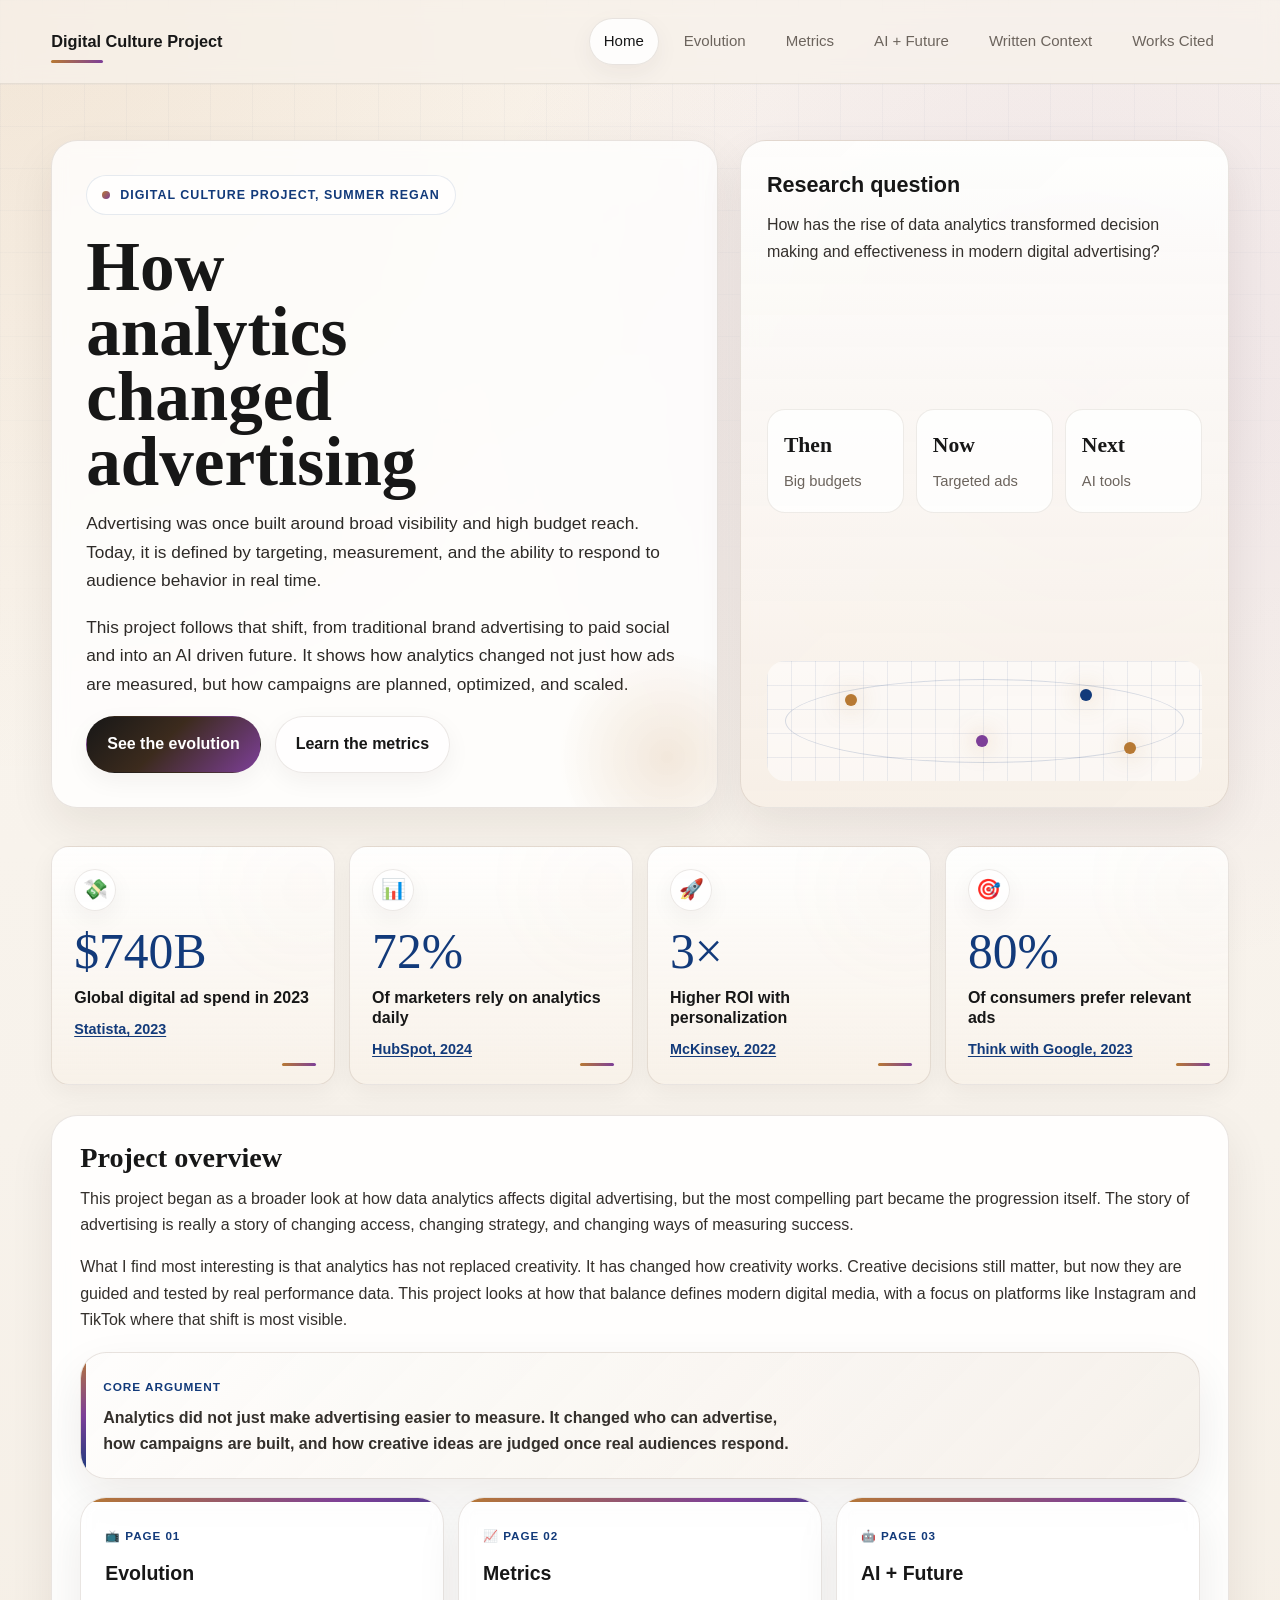
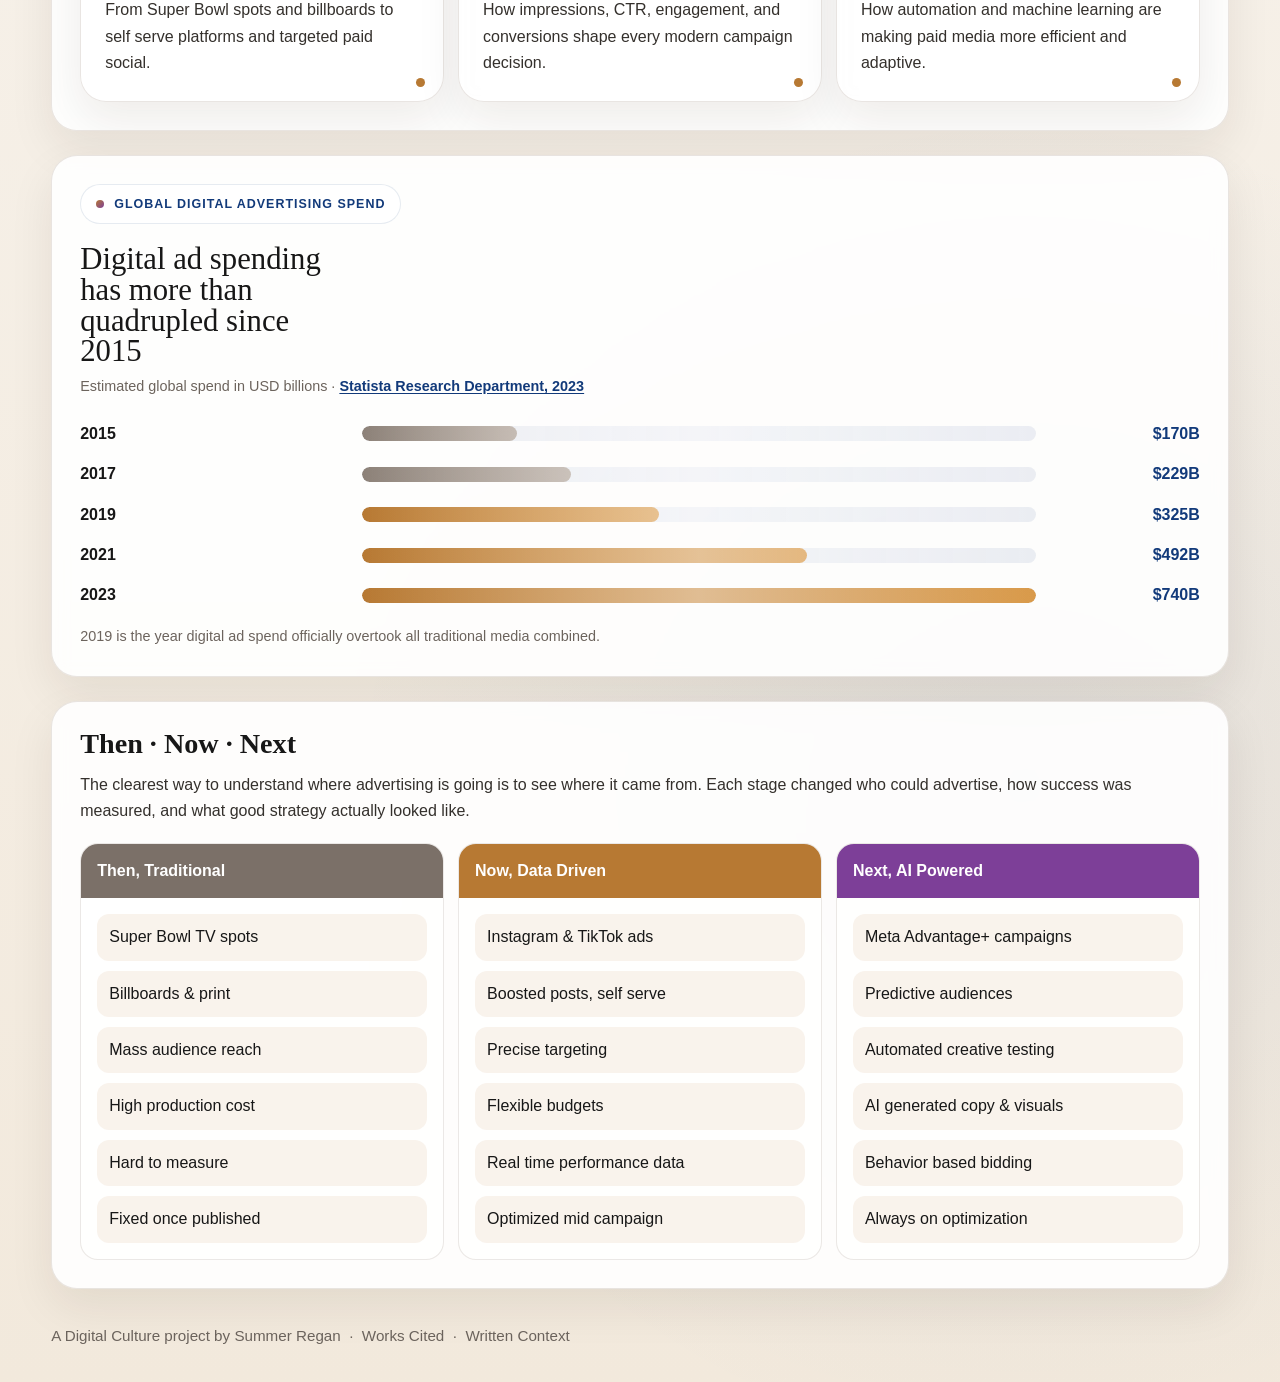
<file: index.html>
<!DOCTYPE html>
<html lang="en">
<head>
  <meta charset="UTF-8" />
  <meta name="viewport" content="width=device-width, initial-scale=1.0" />
  <meta name="description" content="A Digital Culture project explaining how analytics transformed advertising from broad mass media into targeted, measurable, AI supported paid media." />
  <title>How Analytics Changed Advertising</title>
  <link rel="stylesheet" href="styles.css" />
</head>
<body>
  <a class="skip-link" href="#main">Skip to content</a>
  <nav class="nav" aria-label="Main navigation">
    <div class="container nav-inner">
      <a href="index.html" class="brand">Digital Culture Project</a>
      <div class="nav-links">
        <a href="index.html">Home</a>
        <a href="evolution.html">Evolution</a>
        <a href="metrics.html">Metrics</a>
        <a href="ai-feature.html">AI + Future</a>
        <a href="context.html">Written Context</a>
        <a href="works-cited.html">Works Cited</a>
      </div>
    </div>
  </nav>

  <main id="main">
    <section class="hero">
      <div class="container hero-grid">
        <div class="hero-copy reveal visible">
          <div class="eyebrow">Digital Culture Project, Summer Regan</div>
          <h1>How analytics changed advertising</h1>
          <p>Advertising was once built around broad visibility and high budget reach. Today, it is defined by targeting, measurement, and the ability to respond to audience behavior in real time.</p>
          <p>This project follows that shift, from traditional brand advertising to paid social and into an AI driven future. It shows how analytics changed not just how ads are measured, but how campaigns are planned, optimized, and scaled.</p>
          <div class="hero-actions">
            <a class="btn primary" href="evolution.html">See the evolution</a>
            <a class="btn" href="metrics.html">Learn the metrics</a>
          </div>
        </div>
        <aside class="hero-card reveal">
          <div>
            <h3>Research question</h3>
            <p>How has the rise of data analytics transformed decision making and effectiveness in modern digital advertising?</p>
          </div>
          <div class="mini-stat">
            <div><strong>Then</strong><span>Big budgets</span></div>
            <div><strong>Now</strong><span>Targeted ads</span></div>
            <div><strong>Next</strong><span>AI tools</span></div>
          </div>
          <div class="signal-visual" aria-hidden="true">
            <span></span>
            <span></span>
            <span></span>
            <span></span>
          </div>
        </aside>
      </div>
    </section>

    <div class="stat-band">
      <div class="container">
        <div class="stat-band-grid">
          <div class="stat-item reveal">
            <div class="stat-emoji" aria-hidden="true">💸</div>
            <div class="stat-num">$740B</div>
            <div class="stat-label">Global digital ad spend in 2023</div>
            <div class="stat-source"><a href="https://www.statista.com/statistics/237974/online-advertising-spending-worldwide/" target="_blank" rel="noopener">Statista, 2023</a></div>
          </div>
          <div class="stat-item reveal">
            <div class="stat-emoji" aria-hidden="true">📊</div>
            <div class="stat-num">72%</div>
            <div class="stat-label">Of marketers rely on analytics daily</div>
            <div class="stat-source"><a href="https://www.hubspot.com/state-of-marketing" target="_blank" rel="noopener">HubSpot, 2024</a></div>
          </div>
          <div class="stat-item reveal">
            <div class="stat-emoji" aria-hidden="true">🚀</div>
            <div class="stat-num">3×</div>
            <div class="stat-label">Higher ROI with personalization</div>
            <div class="stat-source"><a href="https://www.mckinsey.com/capabilities/growth-marketing-and-sales/our-insights/the-value-of-getting-personalization-right-or-wrong-is-multiplying" target="_blank" rel="noopener">McKinsey, 2022</a></div>
          </div>
          <div class="stat-item reveal">
            <div class="stat-emoji" aria-hidden="true">🎯</div>
            <div class="stat-num">80%</div>
            <div class="stat-label">Of consumers prefer relevant ads</div>
            <div class="stat-source"><a href="https://www.thinkwithgoogle.com/consumer-insights/consumer-trends/navigating-purchase-behavior-and-decision-making/" target="_blank" rel="noopener">Think with Google, 2023</a></div>
          </div>
        </div>
      </div>
    </div>

    <section>
      <div class="container">
        <div class="section-card reveal">
          <h2>Project overview</h2>
          <p>This project began as a broader look at how data analytics affects digital advertising, but the most compelling part became the progression itself. The story of advertising is really a story of changing access, changing strategy, and changing ways of measuring success.</p>
          <p>What I find most interesting is that analytics has not replaced creativity. It has changed how creativity works. Creative decisions still matter, but now they are guided and tested by real performance data. This project looks at how that balance defines modern digital media, with a focus on platforms like Instagram and TikTok where that shift is most visible.</p>
          <div class="takeaway-card">
            <span>Core argument</span>
            <p>Analytics did not just make advertising easier to measure. It changed who can advertise, how campaigns are built, and how creative ideas are judged once real audiences respond.</p>
          </div>
          <div class="grid-3 top-gap">
            <a class="info-card" href="evolution.html">
              <span>📺 Page 01</span>
              <h3>Evolution</h3>
              <p>From Super Bowl spots and billboards to self serve platforms and targeted paid social.</p>
            </a>
            <a class="info-card" href="metrics.html">
              <span>📈 Page 02</span>
              <h3>Metrics</h3>
              <p>How impressions, CTR, engagement, and conversions shape every modern campaign decision.</p>
            </a>
            <a class="info-card" href="ai-feature.html">
              <span>🤖 Page 03</span>
              <h3>AI + Future</h3>
              <p>How automation and machine learning are making paid media more efficient and adaptive.</p>
            </a>
          </div>
        </div>
      </div>
    </section>

    <section>
      <div class="container">
        <div class="chart-wrap reveal">
          <div class="eyebrow">Global digital advertising spend</div>
          <p class="chart-title">Digital ad spending has more than quadrupled since 2015</p>
          <p class="chart-sub">Estimated global spend in USD billions · <a href="https://www.statista.com/statistics/237974/online-advertising-spending-worldwide/" target="_blank" rel="noopener">Statista Research Department, 2023</a></p>
          <div class="bar-chart">
            <div class="bar-row">
              <span class="bar-label">2015</span>
              <div class="bar-track"><div class="bar-fill muted" data-val="23"></div></div>
              <span class="bar-val">$170B</span>
            </div>
            <div class="bar-row">
              <span class="bar-label">2017</span>
              <div class="bar-track"><div class="bar-fill muted" data-val="31"></div></div>
              <span class="bar-val">$229B</span>
            </div>
            <div class="bar-row">
              <span class="bar-label">2019</span>
              <div class="bar-track"><div class="bar-fill" data-val="44"></div></div>
              <span class="bar-val">$325B</span>
            </div>
            <div class="bar-row">
              <span class="bar-label">2021</span>
              <div class="bar-track"><div class="bar-fill" data-val="66"></div></div>
              <span class="bar-val">$492B</span>
            </div>
            <div class="bar-row">
              <span class="bar-label">2023</span>
              <div class="bar-track"><div class="bar-fill" data-val="100"></div></div>
              <span class="bar-val">$740B</span>
            </div>
          </div>
          <p class="chart-note">2019 is the year digital ad spend officially overtook all traditional media combined.</p>
        </div>
      </div>
    </section>

    <section>
      <div class="container">
        <div class="section-card reveal">
          <h2>Then · Now · Next</h2>
          <p>The clearest way to understand where advertising is going is to see where it came from. Each stage changed who could advertise, how success was measured, and what good strategy actually looked like.</p>
          <div class="compare-wrap">
            <div class="compare-col">
              <div class="compare-head then">Then, Traditional</div>
              <ul class="compare-body">
                <li>Super Bowl TV spots</li>
                <li>Billboards &amp; print</li>
                <li>Mass audience reach</li>
                <li>High production cost</li>
                <li>Hard to measure</li>
                <li>Fixed once published</li>
              </ul>
            </div>
            <div class="compare-col">
              <div class="compare-head now">Now, Data Driven</div>
              <ul class="compare-body">
                <li>Instagram &amp; TikTok ads</li>
                <li>Boosted posts, self serve</li>
                <li>Precise targeting</li>
                <li>Flexible budgets</li>
                <li>Real time performance data</li>
                <li>Optimized mid campaign</li>
              </ul>
            </div>
            <div class="compare-col">
              <div class="compare-head next">Next, AI Powered</div>
              <ul class="compare-body">
                <li>Meta Advantage+ campaigns</li>
                <li>Predictive audiences</li>
                <li>Automated creative testing</li>
                <li>AI generated copy &amp; visuals</li>
                <li>Behavior based bidding</li>
                <li>Always on optimization</li>
              </ul>
            </div>
          </div>
        </div>
      </div>
    </section>
  </main>

  <footer>
    <div class="container">
      A Digital Culture project by Summer Regan &nbsp;·&nbsp; <a href="works-cited.html">Works Cited</a> &nbsp;·&nbsp; <a href="context.html">Written Context</a>
    </div>
  </footer>

  <script src="script.js" defer></script>
</body>
</html>
</file>
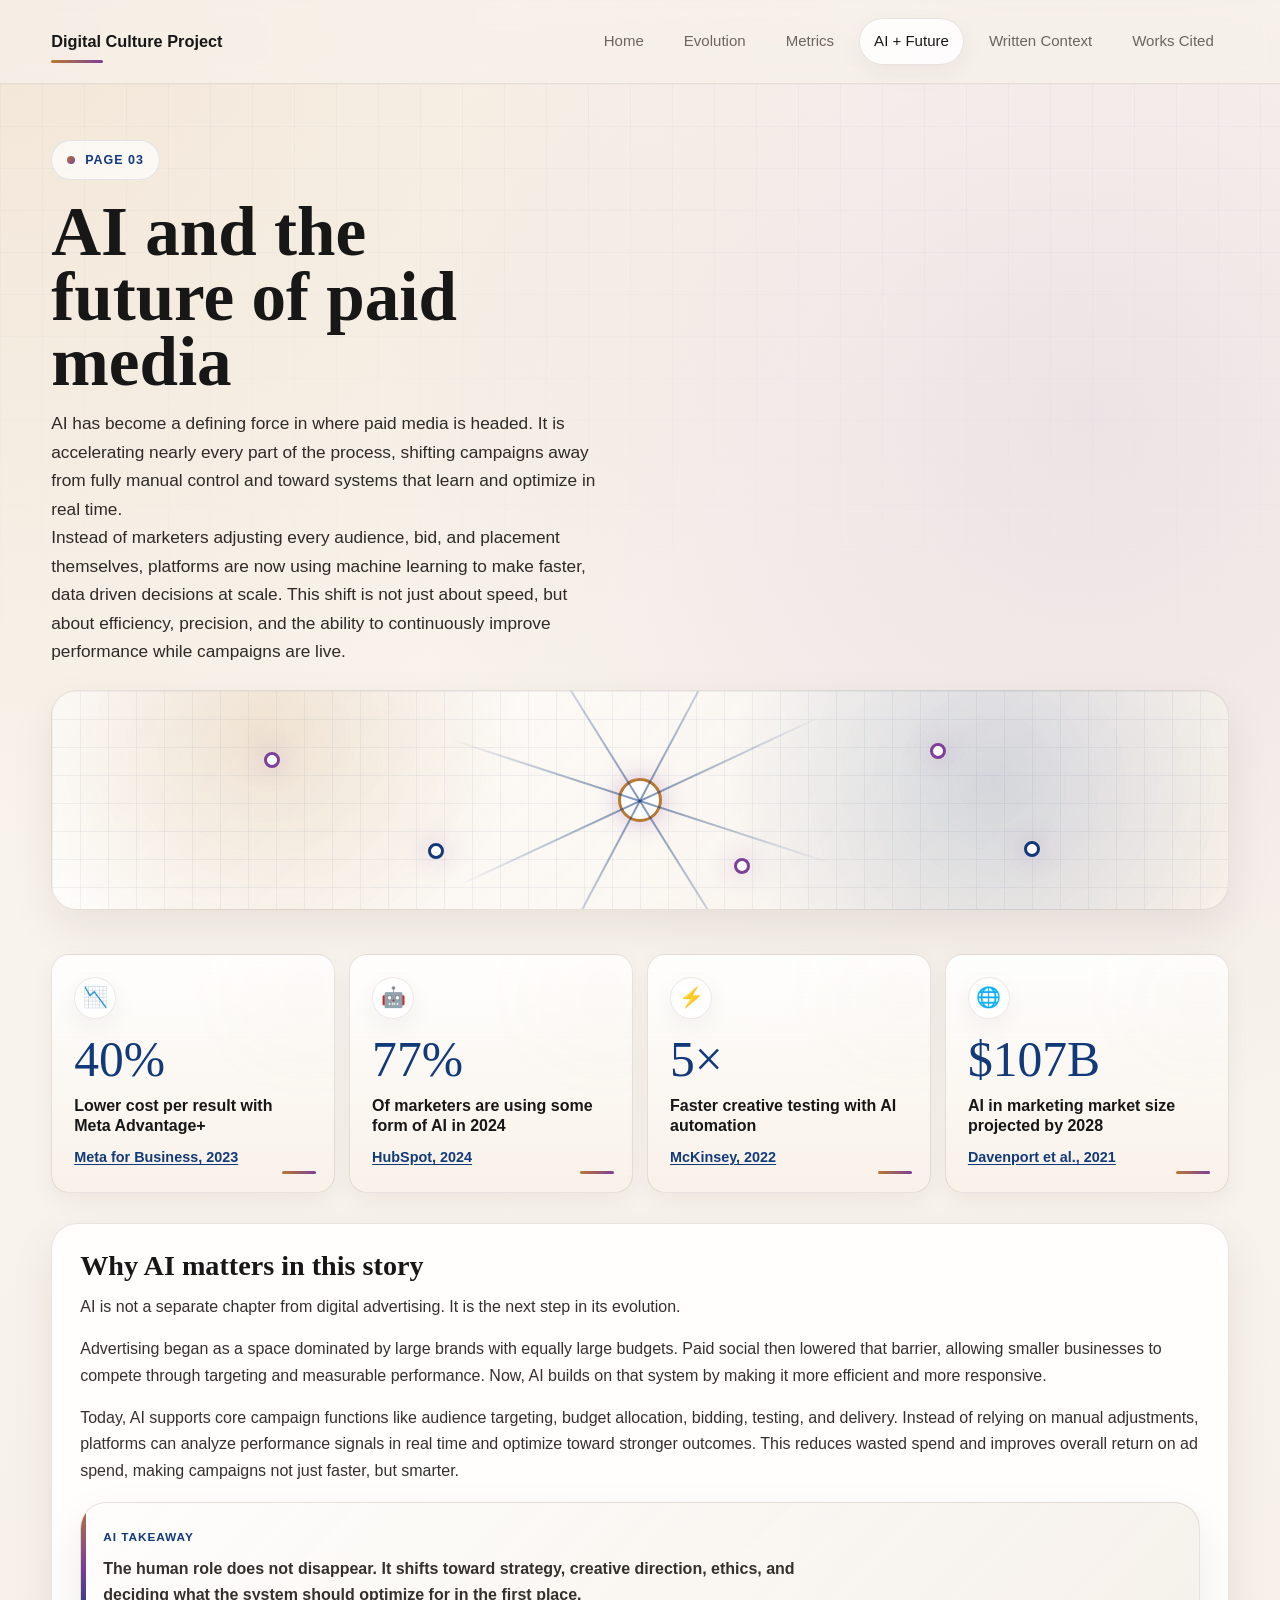
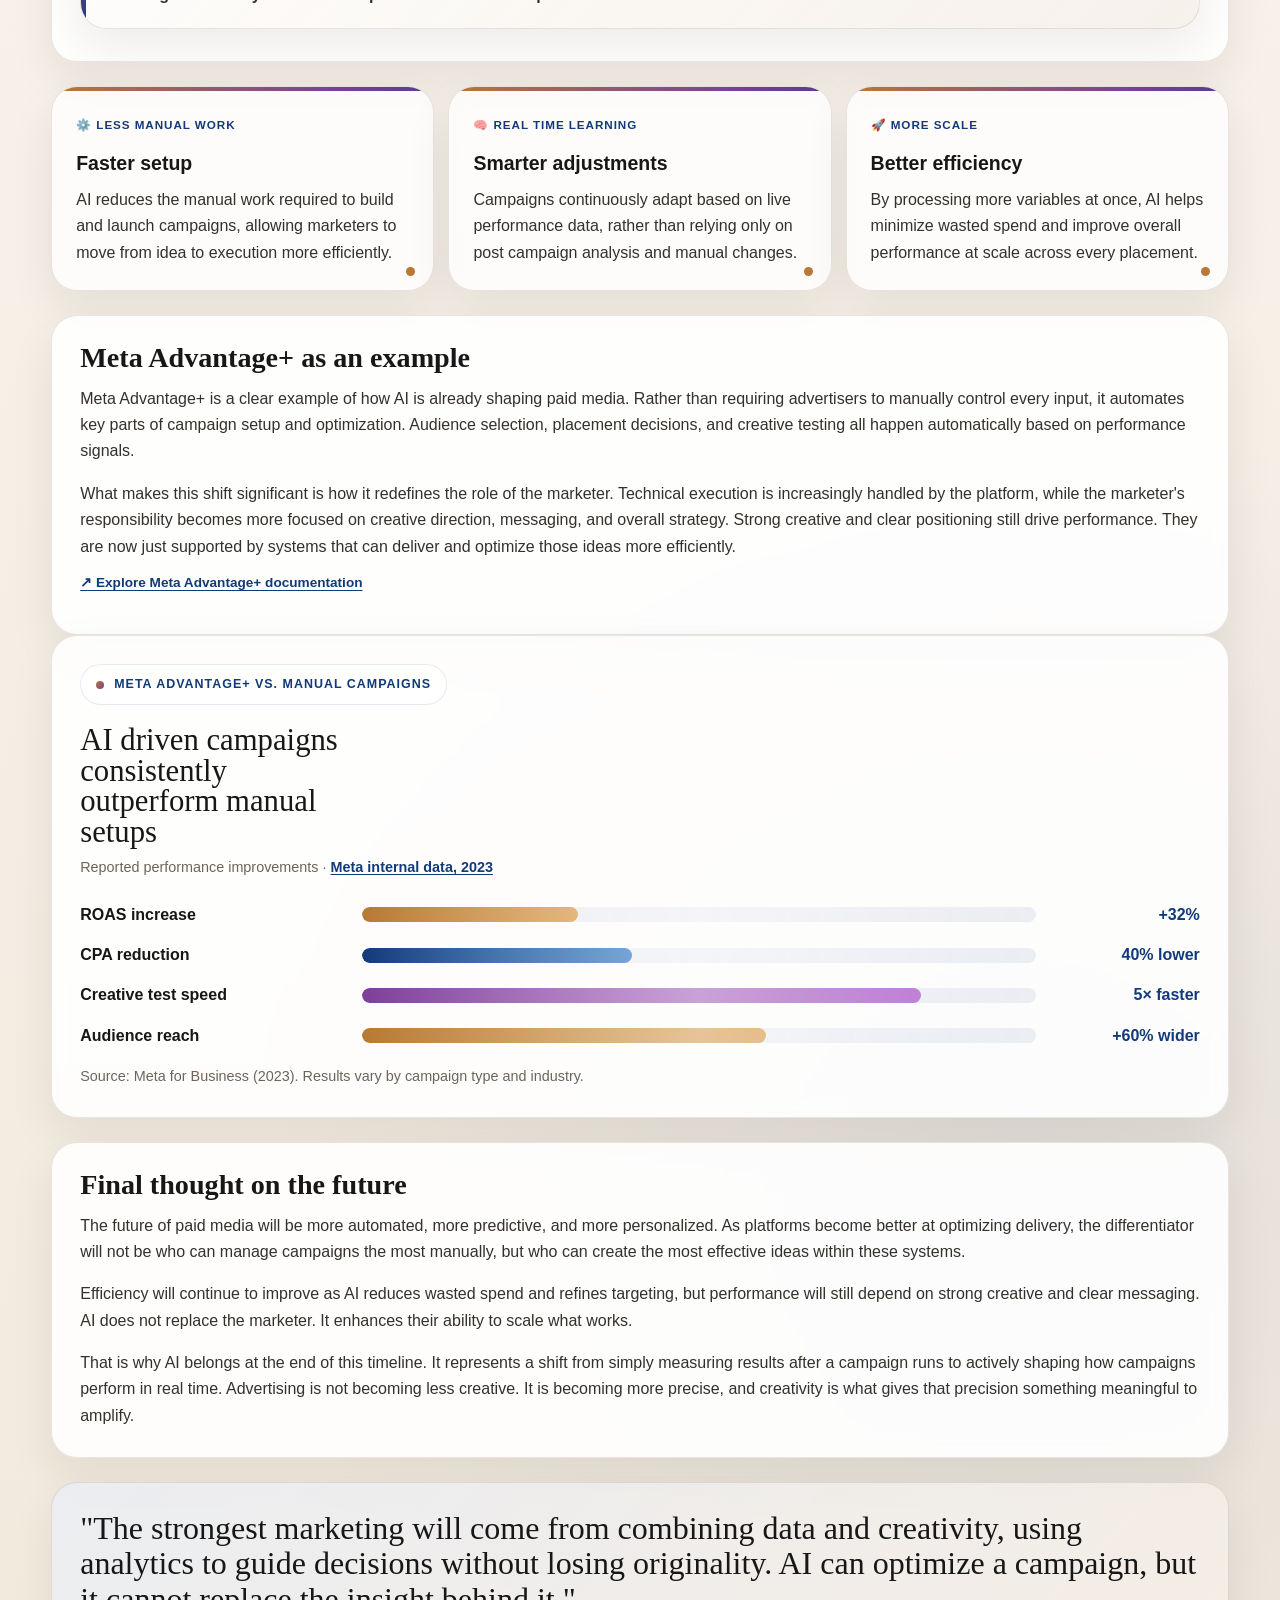
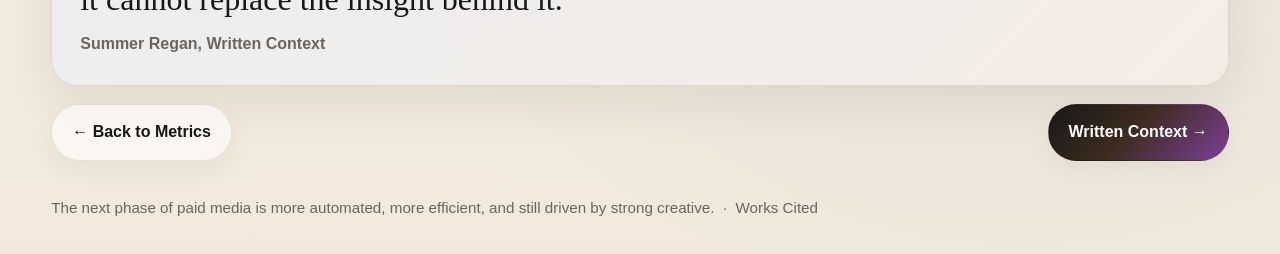
<file: ai-feature.html>
<!DOCTYPE html>
<html lang="en">
<head>
  <meta charset="UTF-8" />
  <meta name="viewport" content="width=device-width, initial-scale=1.0" />
  <meta name="description" content="A look at how AI and machine learning are reshaping paid media through automated targeting, creative testing, bidding, and optimization." />
  <title>AI and the Future of Paid Media</title>
  <link rel="stylesheet" href="styles.css" />
</head>
<body>
  <a class="skip-link" href="#main">Skip to content</a>
  <nav class="nav" aria-label="Main navigation">
    <div class="container nav-inner">
      <a href="index.html" class="brand">Digital Culture Project</a>
      <div class="nav-links">
        <a href="index.html">Home</a>
        <a href="evolution.html">Evolution</a>
        <a href="metrics.html">Metrics</a>
        <a href="ai-feature.html">AI + Future</a>
        <a href="context.html">Written Context</a>
        <a href="works-cited.html">Works Cited</a>
      </div>
    </div>
  </nav>

  <main id="main">
    <section class="page-hero small-hero">
      <div class="container reveal visible">
        <div class="eyebrow">Page 03</div>
        <h1>AI and the future of paid media</h1>
        <p class="page-intro">AI has become a defining force in where paid media is headed. It is accelerating nearly every part of the process, shifting campaigns away from fully manual control and toward systems that learn and optimize in real time.</p>
          <p class="page-intro">Instead of marketers adjusting every audience, bid, and placement themselves, platforms are now using machine learning to make faster, data driven decisions at scale. This shift is not just about speed, but about efficiency, precision, and the ability to continuously improve performance while campaigns are live.</p>
      </div>
    </section>

    <section>
      <div class="container">
        <div class="visual-panel ai-visual reveal" aria-hidden="true">
          <div class="node center"></div>
          <div class="node n1"></div>
          <div class="node n2"></div>
          <div class="node n3"></div>
          <div class="node n4"></div>
          <div class="node n5"></div>
          <div class="neural-line l1"></div>
          <div class="neural-line l2"></div>
          <div class="neural-line l3"></div>
          <div class="neural-line l4"></div>
        </div>
      </div>
    </section>

    <div class="stat-band">
      <div class="container">
        <div class="stat-band-grid">
          <div class="stat-item reveal">
            <div class="stat-emoji" aria-hidden="true">📉</div>
            <div class="stat-num">40%</div>
            <div class="stat-label">Lower cost per result with Meta Advantage+</div>
            <div class="stat-source"><a href="https://www.facebook.com/business/help/advantage" target="_blank" rel="noopener">Meta for Business, 2023</a></div>
          </div>
          <div class="stat-item reveal">
            <div class="stat-emoji" aria-hidden="true">🤖</div>
            <div class="stat-num">77%</div>
            <div class="stat-label">Of marketers are using some form of AI in 2024</div>
            <div class="stat-source"><a href="https://www.hubspot.com/state-of-marketing" target="_blank" rel="noopener">HubSpot, 2024</a></div>
          </div>
          <div class="stat-item reveal">
            <div class="stat-emoji" aria-hidden="true">⚡</div>
            <div class="stat-num">5×</div>
            <div class="stat-label">Faster creative testing with AI automation</div>
            <div class="stat-source"><a href="https://www.mckinsey.com/capabilities/growth-marketing-and-sales/our-insights/the-value-of-getting-personalization-right-or-wrong-is-multiplying" target="_blank" rel="noopener">McKinsey, 2022</a></div>
          </div>
          <div class="stat-item reveal">
            <div class="stat-emoji" aria-hidden="true">🌐</div>
            <div class="stat-num">$107B</div>
            <div class="stat-label">AI in marketing market size projected by 2028</div>
            <div class="stat-source"><a href="https://link.springer.com/article/10.1007/s11747-019-00696-0" target="_blank" rel="noopener">Davenport et al., 2021</a></div>
          </div>
        </div>
      </div>
    </div>

    <section>
      <div class="container">
        <div class="section-card reveal">
          <h2>Why AI matters in this story</h2>
          <p>AI is not a separate chapter from digital advertising. It is the next step in its evolution.</p>
          <p>Advertising began as a space dominated by large brands with equally large budgets. Paid social then lowered that barrier, allowing smaller businesses to compete through targeting and measurable performance. Now, AI builds on that system by making it more efficient and more responsive.</p>
          <p>Today, AI supports core campaign functions like audience targeting, budget allocation, bidding, testing, and delivery. Instead of relying on manual adjustments, platforms can analyze performance signals in real time and optimize toward stronger outcomes. This reduces wasted spend and improves overall return on ad spend, making campaigns not just faster, but smarter.</p>
          <div class="takeaway-card">
            <span>AI takeaway</span>
            <p>The human role does not disappear. It shifts toward strategy, creative direction, ethics, and deciding what the system should optimize for in the first place.</p>
          </div>
        </div>
      </div>
    </section>

    <section>
      <div class="container">
        <div class="grid-3 reveal visible">
          <div class="info-card static-card">
            <span>⚙️ Less manual work</span>
            <h3>Faster setup</h3>
            <p>AI reduces the manual work required to build and launch campaigns, allowing marketers to move from idea to execution more efficiently.</p>
          </div>
          <div class="info-card static-card">
            <span>🧠 Real time learning</span>
            <h3>Smarter adjustments</h3>
            <p>Campaigns continuously adapt based on live performance data, rather than relying only on post campaign analysis and manual changes.</p>
          </div>
          <div class="info-card static-card">
            <span>🚀 More scale</span>
            <h3>Better efficiency</h3>
            <p>By processing more variables at once, AI helps minimize wasted spend and improve overall performance at scale across every placement.</p>
          </div>
        </div>
      </div>
    </section>

    <!-- META ADVANTAGE+ CHART -->
    <section>
      <div class="container">
        <div class="section-card reveal">
          <h2>Meta Advantage+ as an example</h2>
          <p>Meta Advantage+ is a clear example of how AI is already shaping paid media. Rather than requiring advertisers to manually control every input, it automates key parts of campaign setup and optimization. Audience selection, placement decisions, and creative testing all happen automatically based on performance signals.</p>
          <p>What makes this shift significant is how it redefines the role of the marketer. Technical execution is increasingly handled by the platform, while the marketer's responsibility becomes more focused on creative direction, messaging, and overall strategy. Strong creative and clear positioning still drive performance. They are now just supported by systems that can deliver and optimize those ideas more efficiently.</p>
          <a class="source-link" href="https://www.facebook.com/business/help/advantage" target="_blank" rel="noopener">↗ Explore Meta Advantage+ documentation</a>
        </div>

        <div class="chart-wrap reveal">
          <div class="eyebrow">Meta Advantage+ vs. manual campaigns</div>
          <p class="chart-title">AI driven campaigns consistently outperform manual setups</p>
          <p class="chart-sub">Reported performance improvements · <a href="https://www.facebook.com/business/help/advantage" target="_blank" rel="noopener">Meta internal data, 2023</a></p>
          <div class="bar-chart">
            <div class="bar-row">
              <span class="bar-label">ROAS increase</span>
              <div class="bar-track"><div class="bar-fill" data-val="32"></div></div>
              <span class="bar-val">+32%</span>
            </div>
            <div class="bar-row">
              <span class="bar-label">CPA reduction</span>
              <div class="bar-track"><div class="bar-fill blue" data-val="40"></div></div>
              <span class="bar-val">40% lower</span>
            </div>
            <div class="bar-row">
              <span class="bar-label">Creative test speed</span>
              <div class="bar-track"><div class="bar-fill purple" data-val="83"></div></div>
              <span class="bar-val">5× faster</span>
            </div>
            <div class="bar-row">
              <span class="bar-label">Audience reach</span>
              <div class="bar-track"><div class="bar-fill" data-val="60"></div></div>
              <span class="bar-val">+60% wider</span>
            </div>
          </div>
          <p class="chart-note">Source: Meta for Business (2023). Results vary by campaign type and industry.</p>
        </div>
      </div>
    </section>

    <section>
      <div class="container">
        <div class="section-card reveal">
          <h2>Final thought on the future</h2>
          <p>The future of paid media will be more automated, more predictive, and more personalized. As platforms become better at optimizing delivery, the differentiator will not be who can manage campaigns the most manually, but who can create the most effective ideas within these systems.</p>
          <p>Efficiency will continue to improve as AI reduces wasted spend and refines targeting, but performance will still depend on strong creative and clear messaging. AI does not replace the marketer. It enhances their ability to scale what works.</p>
          <p>That is why AI belongs at the end of this timeline. It represents a shift from simply measuring results after a campaign runs to actively shaping how campaigns perform in real time. Advertising is not becoming less creative. It is becoming more precise, and creativity is what gives that precision something meaningful to amplify.</p>
        </div>
      </div>
    </section>

    <section>
      <div class="container">
        <div class="pull-quote reveal">
          <p>"The strongest marketing will come from combining data and creativity, using analytics to guide decisions without losing originality. AI can optimize a campaign, but it cannot replace the insight behind it."</p>
          <cite>Summer Regan, Written Context</cite>
        </div>
        <div class="page-nav">
          <a class="btn" href="metrics.html">← Back to Metrics</a>
          <a class="btn primary" href="context.html">Written Context →</a>
        </div>
      </div>
    </section>
  </main>

  <footer>
    <div class="container">
      The next phase of paid media is more automated, more efficient, and still driven by strong creative. &nbsp;·&nbsp; <a href="works-cited.html">Works Cited</a>
    </div>
  </footer>

  <script src="script.js" defer></script>
</body>
</html>
</file>
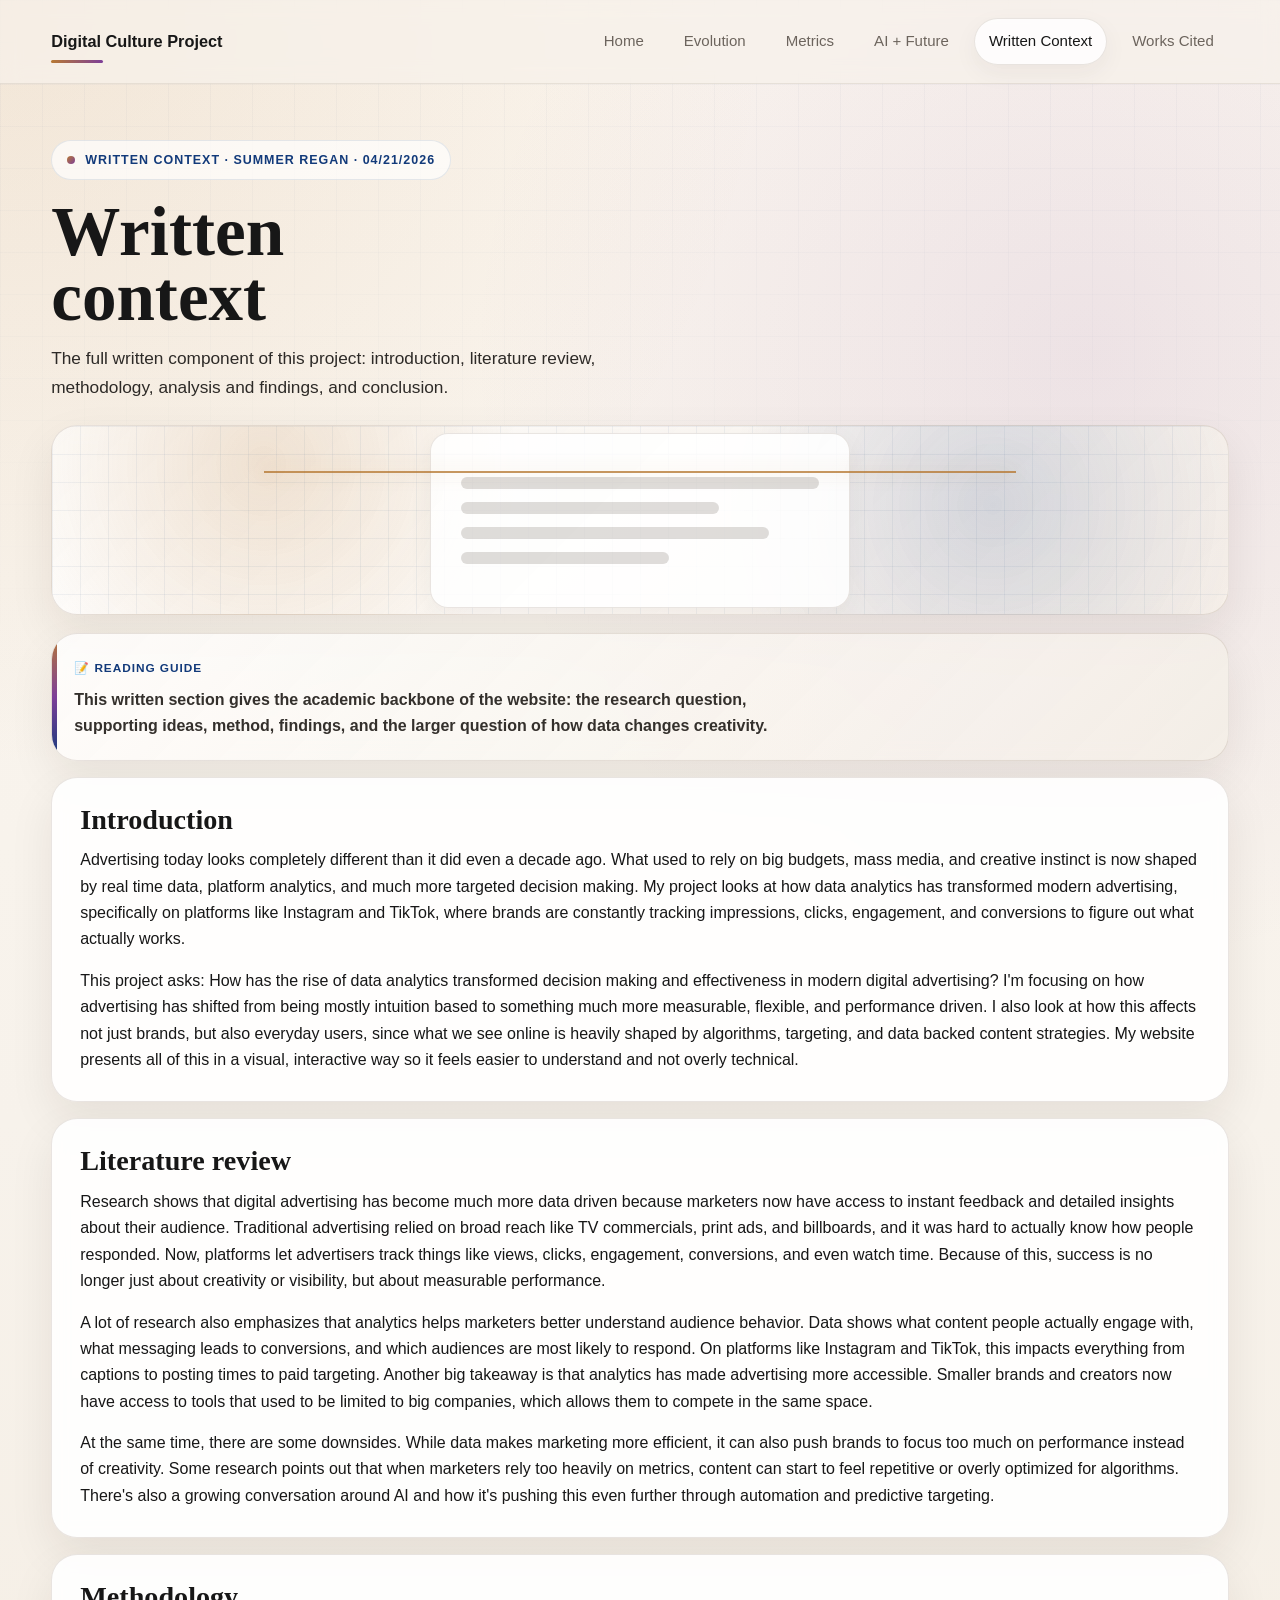
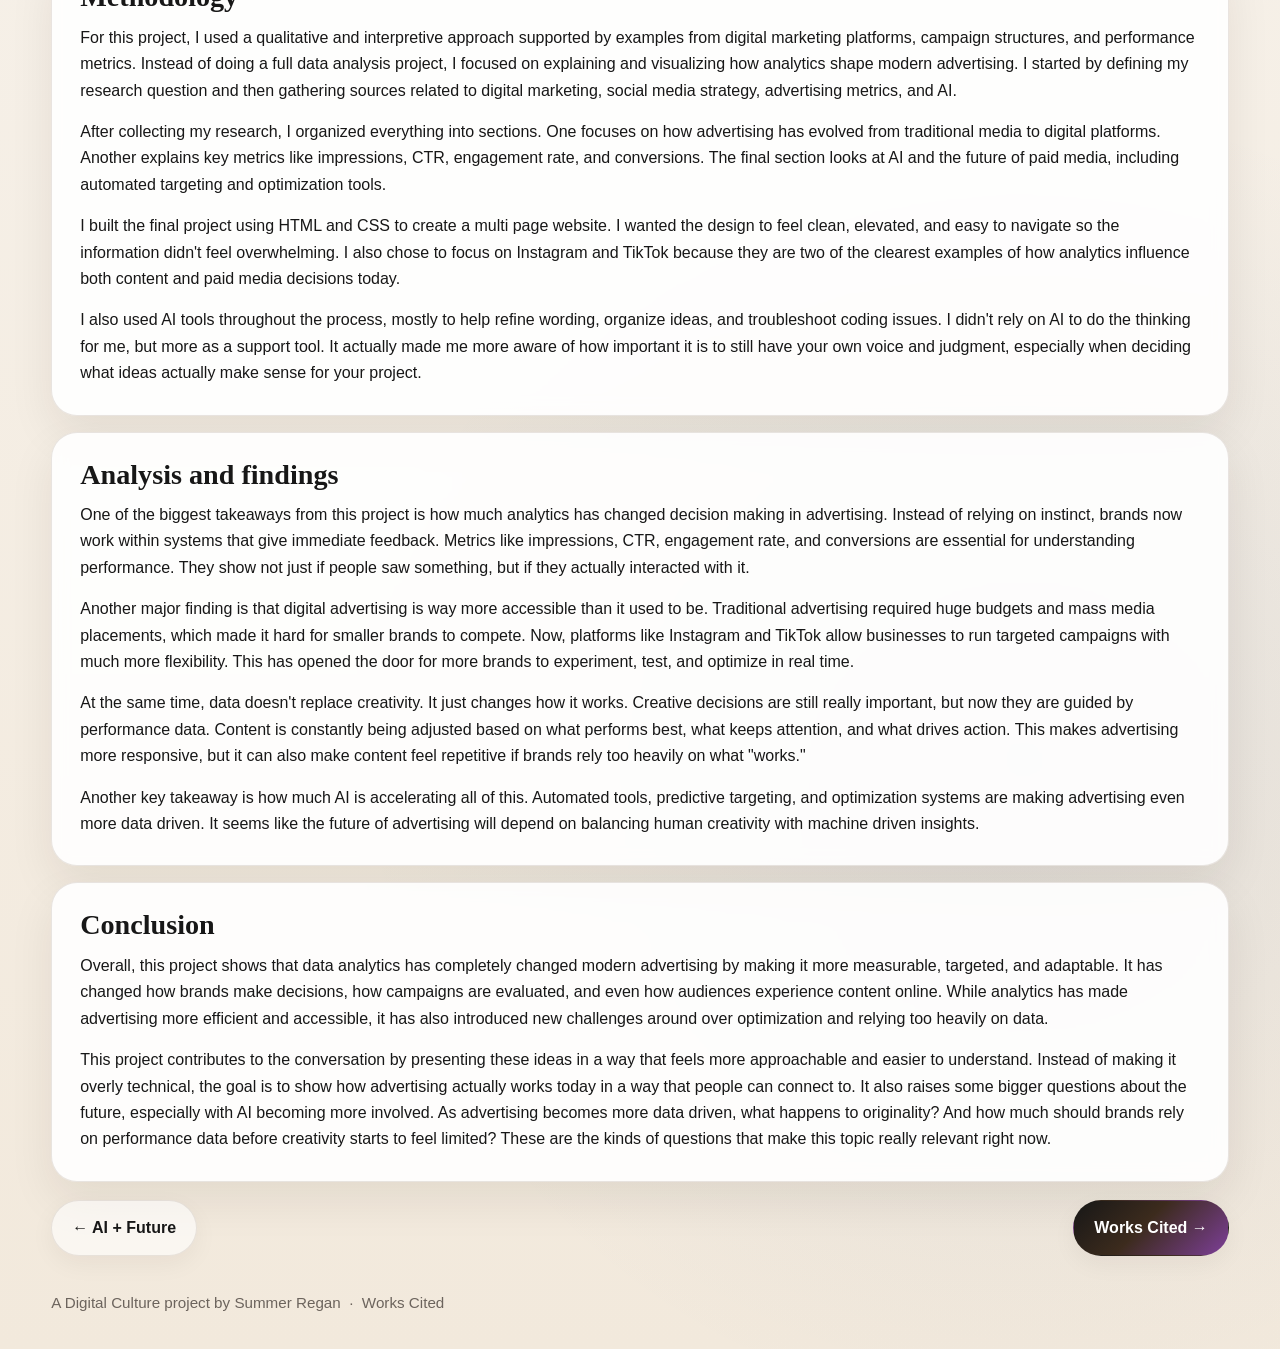
<file: context.html>
<!DOCTYPE html>
<html lang="en">
<head>
  <meta charset="UTF-8" />
  <meta name="viewport" content="width=device-width, initial-scale=1.0" />
  <meta name="description" content="The written context for a Digital Culture project about data analytics, advertising, paid social, metrics, and AI supported marketing workflows." />
  <title>Written Context</title>
  <link rel="stylesheet" href="styles.css" />
</head>
<body>
  <a class="skip-link" href="#main">Skip to content</a>
  <nav class="nav" aria-label="Main navigation">
    <div class="container nav-inner">
      <a href="index.html" class="brand">Digital Culture Project</a>
      <div class="nav-links">
        <a href="index.html">Home</a>
        <a href="evolution.html">Evolution</a>
        <a href="metrics.html">Metrics</a>
        <a href="ai-feature.html">AI + Future</a>
        <a href="context.html">Written Context</a>
        <a href="works-cited.html">Works Cited</a>
      </div>
    </div>
  </nav>

  <main id="main">
    <section class="page-hero small-hero">
      <div class="container reveal visible">
        <div class="eyebrow">Written Context · Summer Regan · 04/21/2026</div>
        <h1>Written context</h1>
        <p class="page-intro">The full written component of this project: introduction, literature review, methodology, analysis and findings, and conclusion.</p>
      </div>
    </section>

    <section>
      <div class="container">

        <div class="visual-panel paper-visual reveal" aria-hidden="true">
          <div class="paper-page">
            <span></span>
            <span></span>
            <span></span>
            <span></span>
          </div>
          <div class="paper-scan"></div>
        </div>

        <div class="takeaway-card reveal">
          <span>📝 Reading guide</span>
          <p>This written section gives the academic backbone of the website: the research question, supporting ideas, method, findings, and the larger question of how data changes creativity.</p>
        </div>

        <div class="context-section reveal">
          <h2>Introduction</h2>
          <p>Advertising today looks completely different than it did even a decade ago. What used to rely on big budgets, mass media, and creative instinct is now shaped by real time data, platform analytics, and much more targeted decision making. My project looks at how data analytics has transformed modern advertising, specifically on platforms like Instagram and TikTok, where brands are constantly tracking impressions, clicks, engagement, and conversions to figure out what actually works.</p>
          <p>This project asks: How has the rise of data analytics transformed decision making and effectiveness in modern digital advertising? I'm focusing on how advertising has shifted from being mostly intuition based to something much more measurable, flexible, and performance driven. I also look at how this affects not just brands, but also everyday users, since what we see online is heavily shaped by algorithms, targeting, and data backed content strategies. My website presents all of this in a visual, interactive way so it feels easier to understand and not overly technical.</p>
        </div>

        <div class="context-section reveal">
          <h2>Literature review</h2>
          <p>Research shows that digital advertising has become much more data driven because marketers now have access to instant feedback and detailed insights about their audience. Traditional advertising relied on broad reach like TV commercials, print ads, and billboards, and it was hard to actually know how people responded. Now, platforms let advertisers track things like views, clicks, engagement, conversions, and even watch time. Because of this, success is no longer just about creativity or visibility, but about measurable performance.</p>
          <p>A lot of research also emphasizes that analytics helps marketers better understand audience behavior. Data shows what content people actually engage with, what messaging leads to conversions, and which audiences are most likely to respond. On platforms like Instagram and TikTok, this impacts everything from captions to posting times to paid targeting. Another big takeaway is that analytics has made advertising more accessible. Smaller brands and creators now have access to tools that used to be limited to big companies, which allows them to compete in the same space.</p>
          <p>At the same time, there are some downsides. While data makes marketing more efficient, it can also push brands to focus too much on performance instead of creativity. Some research points out that when marketers rely too heavily on metrics, content can start to feel repetitive or overly optimized for algorithms. There's also a growing conversation around AI and how it's pushing this even further through automation and predictive targeting.</p>
        </div>

        <div class="context-section reveal">
          <h2>Methodology</h2>
          <p>For this project, I used a qualitative and interpretive approach supported by examples from digital marketing platforms, campaign structures, and performance metrics. Instead of doing a full data analysis project, I focused on explaining and visualizing how analytics shape modern advertising. I started by defining my research question and then gathering sources related to digital marketing, social media strategy, advertising metrics, and AI.</p>
          <p>After collecting my research, I organized everything into sections. One focuses on how advertising has evolved from traditional media to digital platforms. Another explains key metrics like impressions, CTR, engagement rate, and conversions. The final section looks at AI and the future of paid media, including automated targeting and optimization tools.</p>
          <p>I built the final project using HTML and CSS to create a multi page website. I wanted the design to feel clean, elevated, and easy to navigate so the information didn't feel overwhelming. I also chose to focus on Instagram and TikTok because they are two of the clearest examples of how analytics influence both content and paid media decisions today.</p>
          <p>I also used AI tools throughout the process, mostly to help refine wording, organize ideas, and troubleshoot coding issues. I didn't rely on AI to do the thinking for me, but more as a support tool. It actually made me more aware of how important it is to still have your own voice and judgment, especially when deciding what ideas actually make sense for your project.</p>
        </div>

        <div class="context-section reveal">
          <h2>Analysis and findings</h2>
          <p>One of the biggest takeaways from this project is how much analytics has changed decision making in advertising. Instead of relying on instinct, brands now work within systems that give immediate feedback. Metrics like impressions, CTR, engagement rate, and conversions are essential for understanding performance. They show not just if people saw something, but if they actually interacted with it.</p>
          <p>Another major finding is that digital advertising is way more accessible than it used to be. Traditional advertising required huge budgets and mass media placements, which made it hard for smaller brands to compete. Now, platforms like Instagram and TikTok allow businesses to run targeted campaigns with much more flexibility. This has opened the door for more brands to experiment, test, and optimize in real time.</p>
          <p>At the same time, data doesn't replace creativity. It just changes how it works. Creative decisions are still really important, but now they are guided by performance data. Content is constantly being adjusted based on what performs best, what keeps attention, and what drives action. This makes advertising more responsive, but it can also make content feel repetitive if brands rely too heavily on what "works."</p>
          <p>Another key takeaway is how much AI is accelerating all of this. Automated tools, predictive targeting, and optimization systems are making advertising even more data driven. It seems like the future of advertising will depend on balancing human creativity with machine driven insights.</p>
        </div>

        <div class="context-section reveal">
          <h2>Conclusion</h2>
          <p>Overall, this project shows that data analytics has completely changed modern advertising by making it more measurable, targeted, and adaptable. It has changed how brands make decisions, how campaigns are evaluated, and even how audiences experience content online. While analytics has made advertising more efficient and accessible, it has also introduced new challenges around over optimization and relying too heavily on data.</p>
          <p>This project contributes to the conversation by presenting these ideas in a way that feels more approachable and easier to understand. Instead of making it overly technical, the goal is to show how advertising actually works today in a way that people can connect to. It also raises some bigger questions about the future, especially with AI becoming more involved. As advertising becomes more data driven, what happens to originality? And how much should brands rely on performance data before creativity starts to feel limited? These are the kinds of questions that make this topic really relevant right now.</p>
        </div>

        <div class="page-nav reveal">
          <a class="btn" href="ai-feature.html">← AI + Future</a>
          <a class="btn primary" href="works-cited.html">Works Cited →</a>
        </div>

      </div>
    </section>
  </main>

  <footer>
    <div class="container">
      A Digital Culture project by Summer Regan &nbsp;·&nbsp; <a href="works-cited.html">Works Cited</a>
    </div>
  </footer>

  <script src="script.js" defer></script>
</body>
</html>
</file>
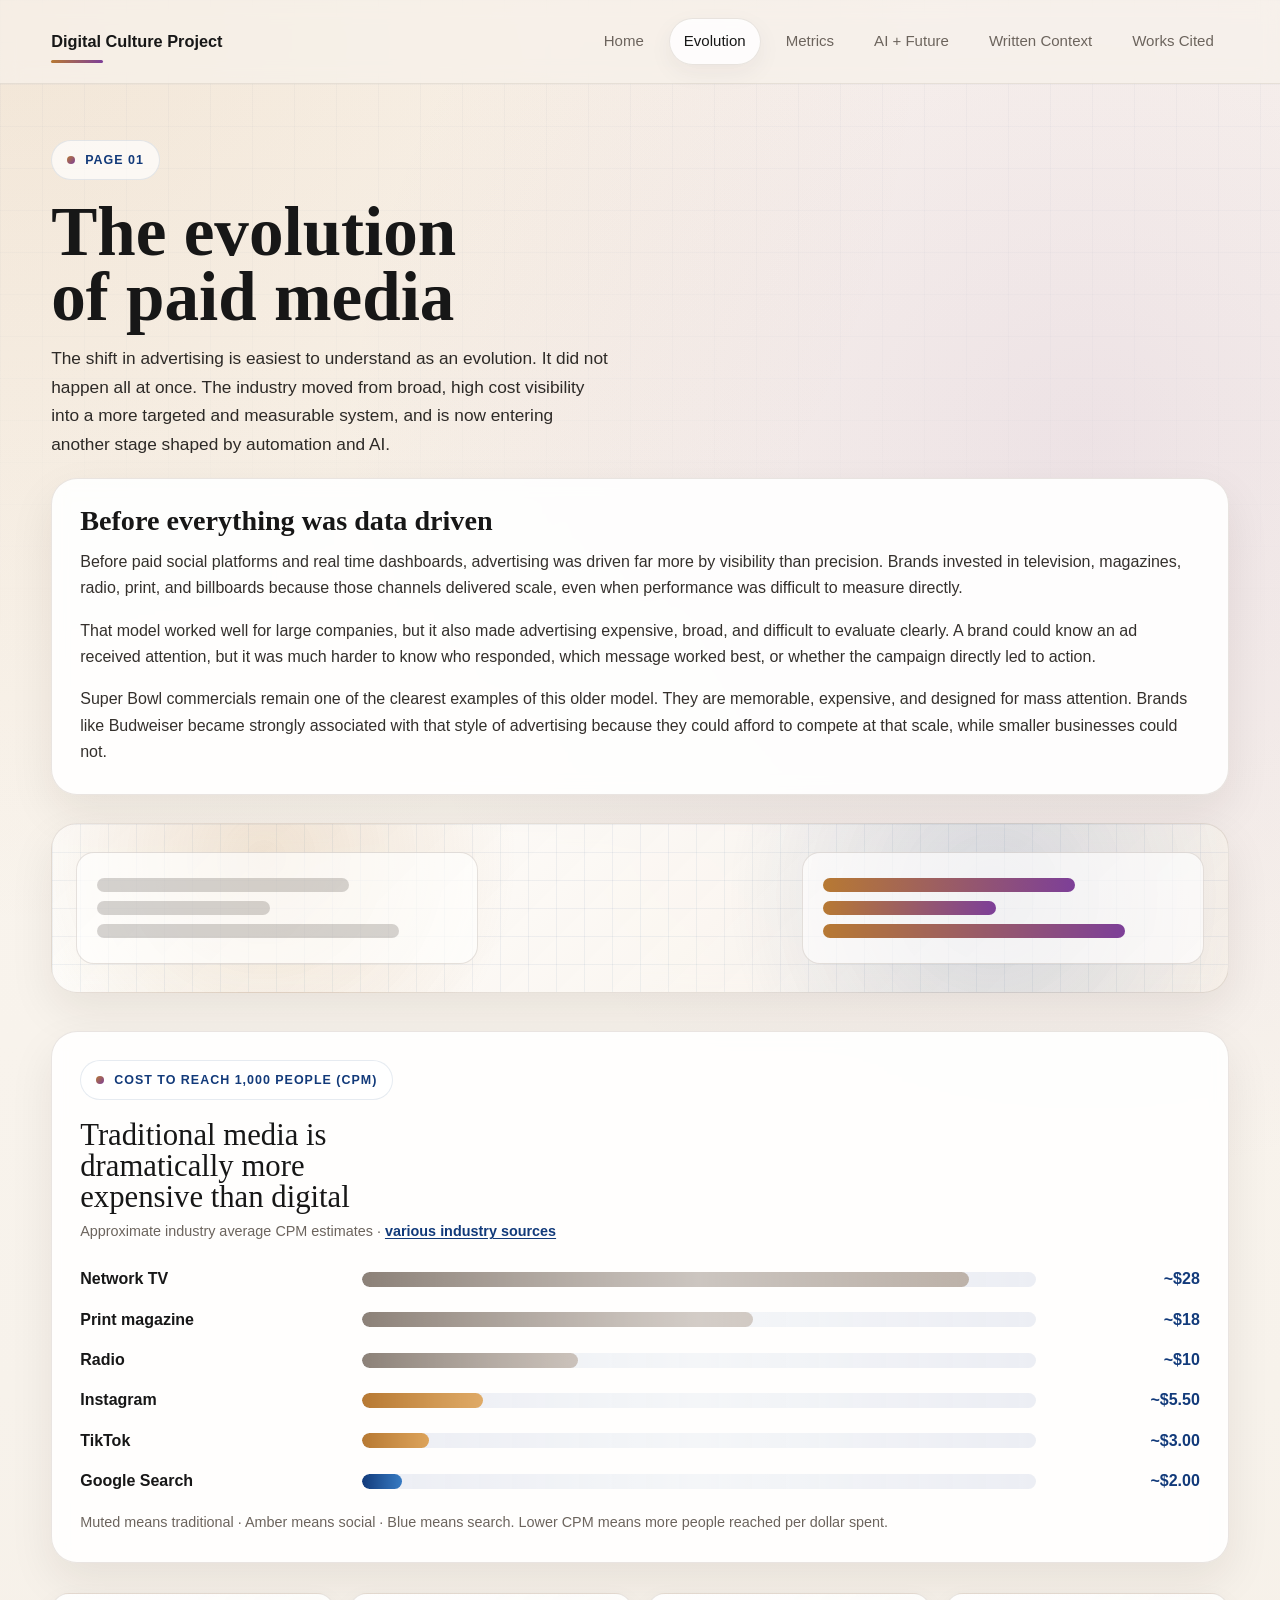
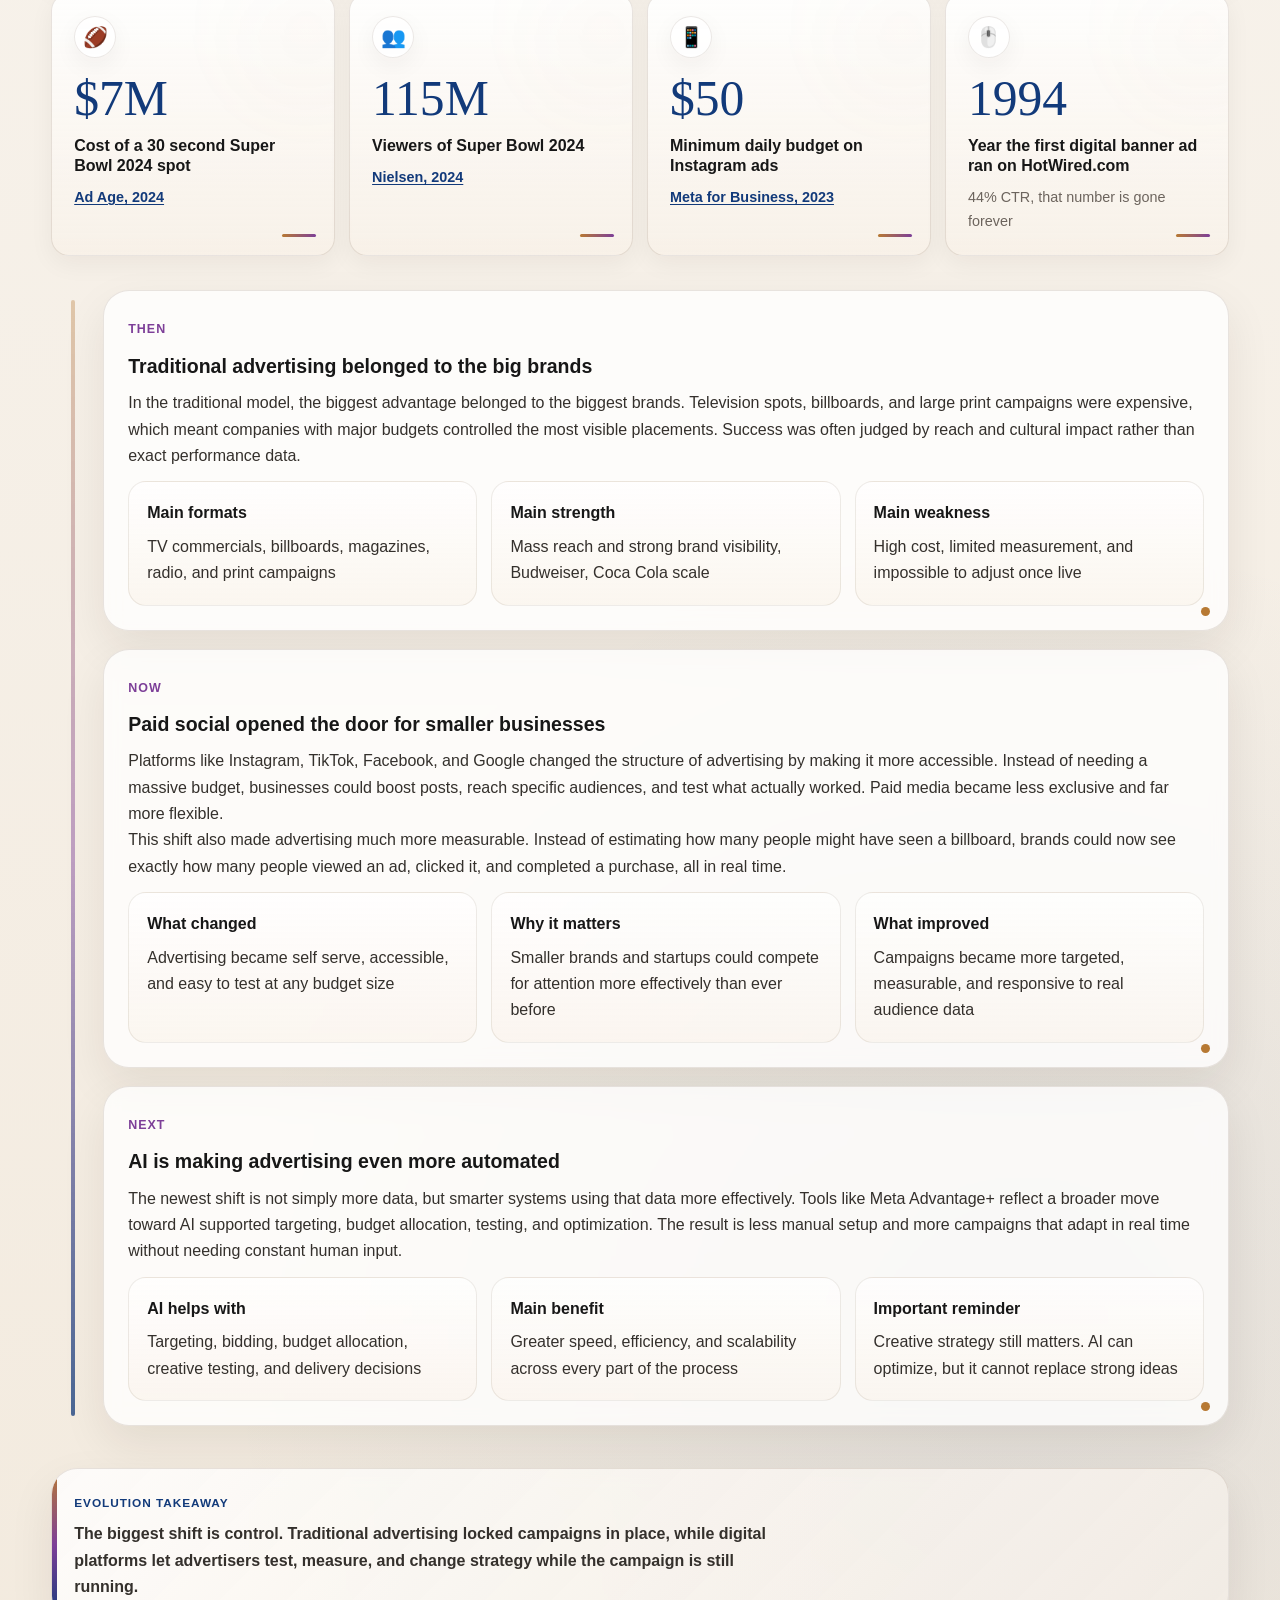
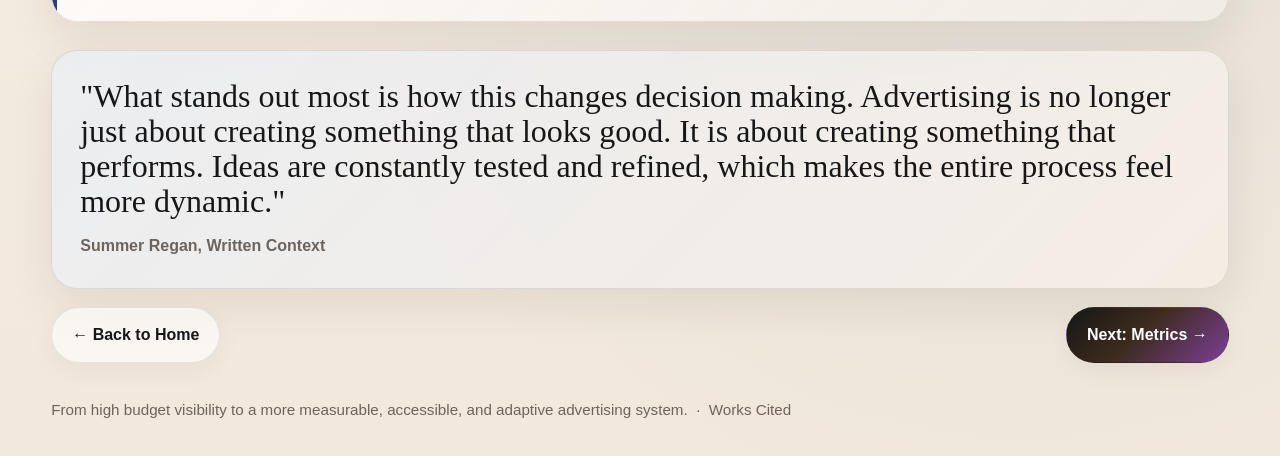
<file: evolution.html>
<!DOCTYPE html>
<html lang="en">
<head>
  <meta charset="UTF-8" />
  <meta name="viewport" content="width=device-width, initial-scale=1.0" />
  <meta name="description" content="A timeline showing how advertising moved from expensive traditional media into accessible, data driven paid social and AI supported campaigns." />
  <title>Evolution of Advertising</title>
  <link rel="stylesheet" href="styles.css" />
</head>
<body>
  <a class="skip-link" href="#main">Skip to content</a>
  <nav class="nav" aria-label="Main navigation">
    <div class="container nav-inner">
      <a href="index.html" class="brand">Digital Culture Project</a>
      <div class="nav-links">
        <a href="index.html">Home</a>
        <a href="evolution.html">Evolution</a>
        <a href="metrics.html">Metrics</a>
        <a href="ai-feature.html">AI + Future</a>
        <a href="context.html">Written Context</a>
        <a href="works-cited.html">Works Cited</a>
      </div>
    </div>
  </nav>

  <main id="main">
    <section class="page-hero small-hero">
      <div class="container reveal visible">
        <div class="eyebrow">Page 01</div>
        <h1>The evolution of paid media</h1>
        <p class="page-intro">The shift in advertising is easiest to understand as an evolution. It did not happen all at once. The industry moved from broad, high cost visibility into a more targeted and measurable system, and is now entering another stage shaped by automation and AI.</p>
      </div>
    </section>

    <section>
      <div class="container">
        <div class="section-card reveal">
          <h2>Before everything was data driven</h2>
          <p>Before paid social platforms and real time dashboards, advertising was driven far more by visibility than precision. Brands invested in television, magazines, radio, print, and billboards because those channels delivered scale, even when performance was difficult to measure directly.</p>
          <p>That model worked well for large companies, but it also made advertising expensive, broad, and difficult to evaluate clearly. A brand could know an ad received attention, but it was much harder to know who responded, which message worked best, or whether the campaign directly led to action.</p>
          <p>Super Bowl commercials remain one of the clearest examples of this older model. They are memorable, expensive, and designed for mass attention. Brands like Budweiser became strongly associated with that style of advertising because they could afford to compete at that scale, while smaller businesses could not.</p>
        </div>
      </div>
    </section>

    <section>
      <div class="container">
        <div class="visual-panel evolution-visual reveal" aria-hidden="true">
          <div class="screen old-media">
            <span>TV</span>
            <span>PRINT</span>
            <span>RADIO</span>
          </div>
          <div class="motion-bridge">
          </div>
          <div class="screen new-media">
            <span>CTR</span>
            <span>CPA</span>
            <span>ROAS</span>
          </div>
        </div>
      </div>
    </section>

    <!-- CPM COMPARISON CHART -->
    <section>
      <div class="container">
        <div class="chart-wrap reveal">
          <div class="eyebrow">Cost to reach 1,000 people (CPM)</div>
          <p class="chart-title">Traditional media is dramatically more expensive than digital</p>
          <p class="chart-sub">Approximate industry average CPM estimates · <a href="https://www.smartinsights.com/digital-marketing-strategy/digital-strategy-development/10-reasons-you-need-a-digital-marketing-strategy/" target="_blank" rel="noopener">various industry sources</a></p>
          <div class="bar-chart">
            <div class="bar-row">
              <span class="bar-label">Network TV</span>
              <div class="bar-track"><div class="bar-fill muted" data-val="90"></div></div>
              <span class="bar-val">~$28</span>
            </div>
            <div class="bar-row">
              <span class="bar-label">Print magazine</span>
              <div class="bar-track"><div class="bar-fill muted" data-val="58"></div></div>
              <span class="bar-val">~$18</span>
            </div>
            <div class="bar-row">
              <span class="bar-label">Radio</span>
              <div class="bar-track"><div class="bar-fill muted" data-val="32"></div></div>
              <span class="bar-val">~$10</span>
            </div>
            <div class="bar-row">
              <span class="bar-label">Instagram</span>
              <div class="bar-track"><div class="bar-fill" data-val="18"></div></div>
              <span class="bar-val">~$5.50</span>
            </div>
            <div class="bar-row">
              <span class="bar-label">TikTok</span>
              <div class="bar-track"><div class="bar-fill" data-val="10"></div></div>
              <span class="bar-val">~$3.00</span>
            </div>
            <div class="bar-row">
              <span class="bar-label">Google Search</span>
              <div class="bar-track"><div class="bar-fill blue" data-val="6"></div></div>
              <span class="bar-val">~$2.00</span>
            </div>
          </div>
          <p class="chart-note">Muted means traditional · Amber means social · Blue means search. Lower CPM means more people reached per dollar spent.</p>
        </div>
      </div>
    </section>

    <!-- STAT BAND -->
    <div class="stat-band">
      <div class="container">
        <div class="stat-band-grid">
          <div class="stat-item reveal">
            <div class="stat-emoji" aria-hidden="true">🏈</div>
            <div class="stat-num">$7M</div>
            <div class="stat-label">Cost of a 30 second Super Bowl 2024 spot</div>
            <div class="stat-source"><a href="https://adage.com/article/special-report-super-bowl/super-bowl-2024-ad-cost/2541376" target="_blank" rel="noopener">Ad Age, 2024</a></div>
          </div>
          <div class="stat-item reveal">
            <div class="stat-emoji" aria-hidden="true">👥</div>
            <div class="stat-num">115M</div>
            <div class="stat-label">Viewers of Super Bowl 2024</div>
            <div class="stat-source"><a href="https://www.nielsen.com/news-center/2024/super-bowl-lviii-draws-123-4-million-viewers/" target="_blank" rel="noopener">Nielsen, 2024</a></div>
          </div>
          <div class="stat-item reveal">
            <div class="stat-emoji" aria-hidden="true">📱</div>
            <div class="stat-num">$50</div>
            <div class="stat-label">Minimum daily budget on Instagram ads</div>
            <div class="stat-source"><a href="https://www.facebook.com/business/help/218841384811819" target="_blank" rel="noopener">Meta for Business, 2023</a></div>
          </div>
          <div class="stat-item reveal">
            <div class="stat-emoji" aria-hidden="true">🖱️</div>
            <div class="stat-num">1994</div>
            <div class="stat-label">Year the first digital banner ad ran on HotWired.com</div>
            <div class="stat-source">44% CTR, that number is gone forever</div>
          </div>
        </div>
      </div>
    </div>

    <section>
      <div class="container timeline">
        <article class="stage-card reveal" data-step="1">
          <div class="stage-label">Then</div>
          <h3>Traditional advertising belonged to the big brands</h3>
          <p>In the traditional model, the biggest advantage belonged to the biggest brands. Television spots, billboards, and large print campaigns were expensive, which meant companies with major budgets controlled the most visible placements. Success was often judged by reach and cultural impact rather than exact performance data.</p>
          <div class="key-grid">
            <div>
              <strong>Main formats</strong>
              <p>TV commercials, billboards, magazines, radio, and print campaigns</p>
            </div>
            <div>
              <strong>Main strength</strong>
              <p>Mass reach and strong brand visibility, Budweiser, Coca Cola scale</p>
            </div>
            <div>
              <strong>Main weakness</strong>
              <p>High cost, limited measurement, and impossible to adjust once live</p>
            </div>
          </div>
        </article>

        <article class="stage-card reveal" data-step="2">
          <div class="stage-label">Now</div>
          <h3>Paid social opened the door for smaller businesses</h3>
          <p>Platforms like Instagram, TikTok, Facebook, and Google changed the structure of advertising by making it more accessible. Instead of needing a massive budget, businesses could boost posts, reach specific audiences, and test what actually worked. Paid media became less exclusive and far more flexible.</p>
          <p>This shift also made advertising much more measurable. Instead of estimating how many people might have seen a billboard, brands could now see exactly how many people viewed an ad, clicked it, and completed a purchase, all in real time.</p>
          <div class="key-grid">
            <div>
              <strong>What changed</strong>
              <p>Advertising became self serve, accessible, and easy to test at any budget size</p>
            </div>
            <div>
              <strong>Why it matters</strong>
              <p>Smaller brands and startups could compete for attention more effectively than ever before</p>
            </div>
            <div>
              <strong>What improved</strong>
              <p>Campaigns became more targeted, measurable, and responsive to real audience data</p>
            </div>
          </div>
        </article>

        <article class="stage-card reveal" data-step="3">
          <div class="stage-label">Next</div>
          <h3>AI is making advertising even more automated</h3>
          <p>The newest shift is not simply more data, but smarter systems using that data more effectively. Tools like Meta Advantage+ reflect a broader move toward AI supported targeting, budget allocation, testing, and optimization. The result is less manual setup and more campaigns that adapt in real time without needing constant human input.</p>
          <div class="key-grid">
            <div>
              <strong>AI helps with</strong>
              <p>Targeting, bidding, budget allocation, creative testing, and delivery decisions</p>
            </div>
            <div>
              <strong>Main benefit</strong>
              <p>Greater speed, efficiency, and scalability across every part of the process</p>
            </div>
            <div>
              <strong>Important reminder</strong>
              <p>Creative strategy still matters. AI can optimize, but it cannot replace strong ideas</p>
            </div>
          </div>
        </article>
      </div>
    </section>

    <section>
      <div class="container">
        <div class="takeaway-card reveal">
          <span>Evolution takeaway</span>
          <p>The biggest shift is control. Traditional advertising locked campaigns in place, while digital platforms let advertisers test, measure, and change strategy while the campaign is still running.</p>
        </div>
      </div>
    </section>

    <section>
      <div class="container">
        <div class="pull-quote reveal">
          <p>"What stands out most is how this changes decision making. Advertising is no longer just about creating something that looks good. It is about creating something that performs. Ideas are constantly tested and refined, which makes the entire process feel more dynamic."</p>
          <cite>Summer Regan, Written Context</cite>
        </div>
        <div class="page-nav">
          <a class="btn" href="index.html">← Back to Home</a>
          <a class="btn primary" href="metrics.html">Next: Metrics →</a>
        </div>
      </div>
    </section>
  </main>

  <footer>
    <div class="container">
      From high budget visibility to a more measurable, accessible, and adaptive advertising system. &nbsp;·&nbsp; <a href="works-cited.html">Works Cited</a>
    </div>
  </footer>

  <script src="script.js" defer></script>
</body>
</html>
</file>
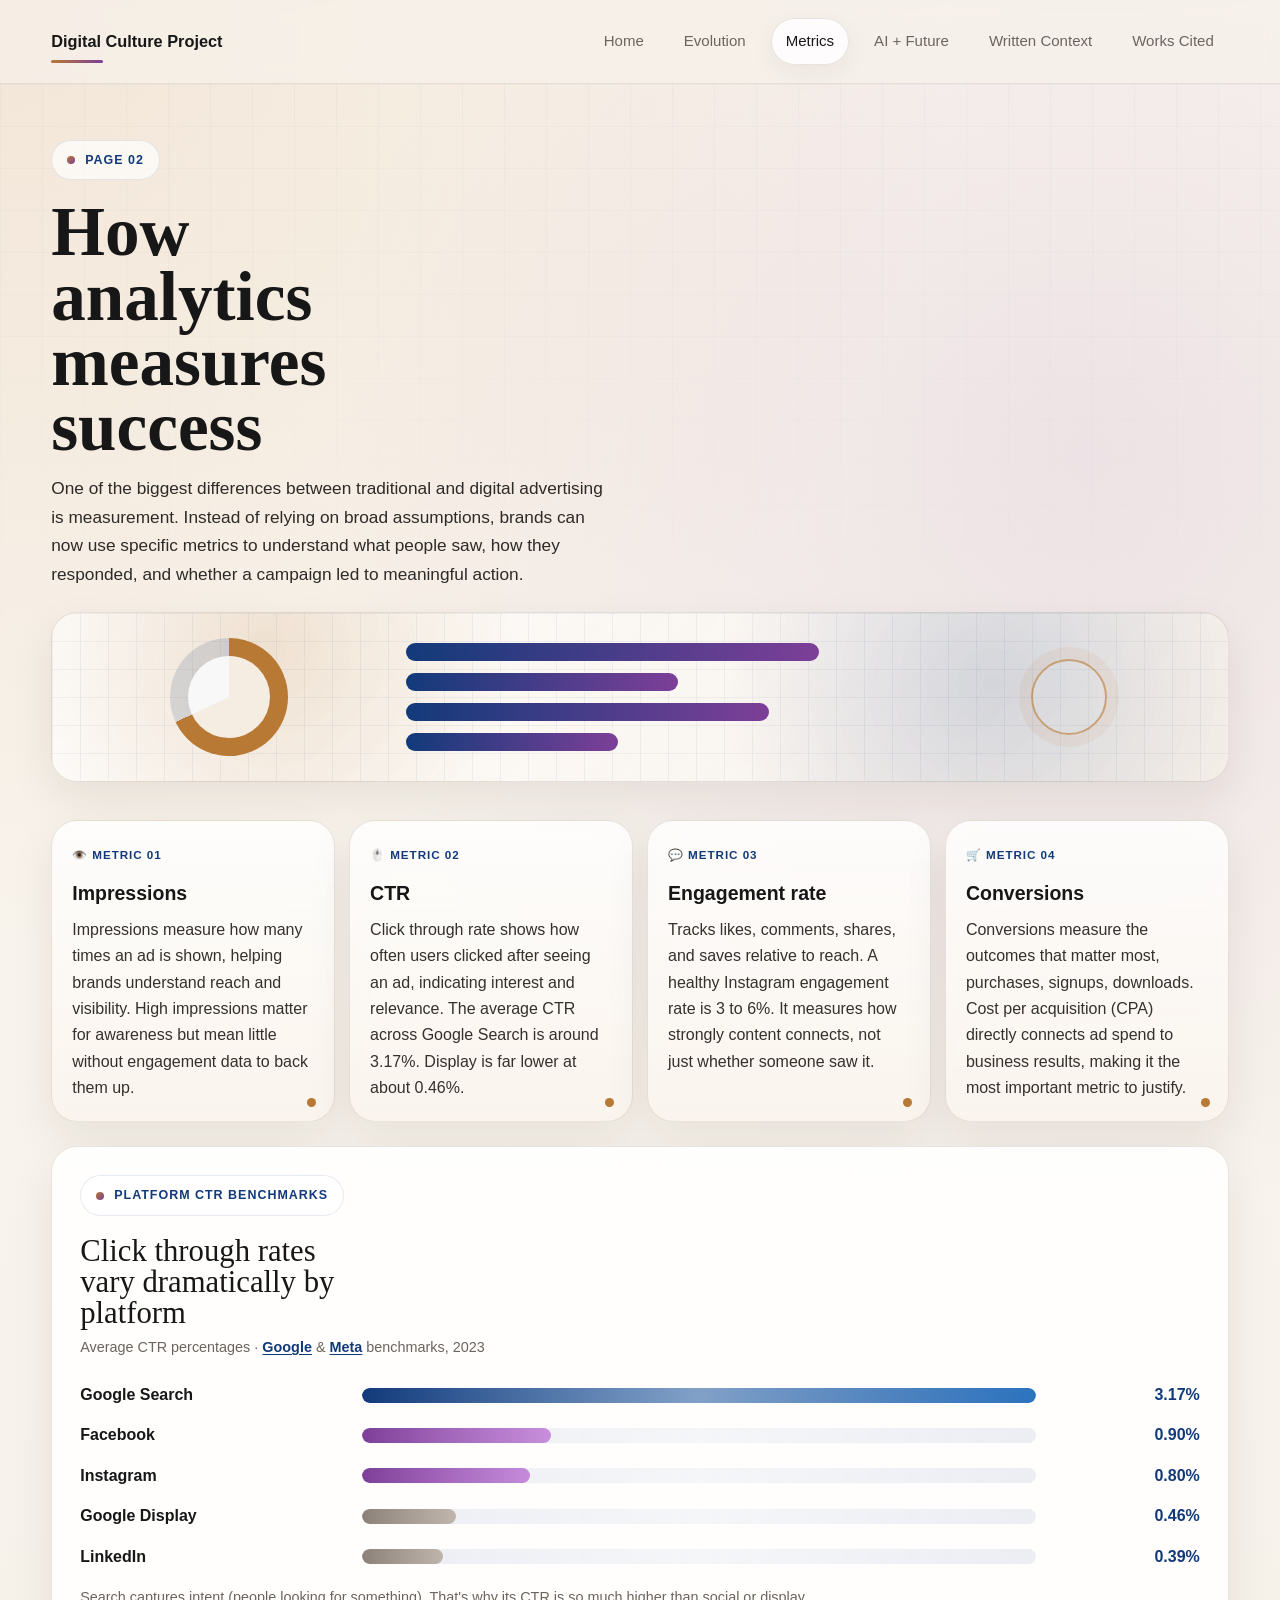
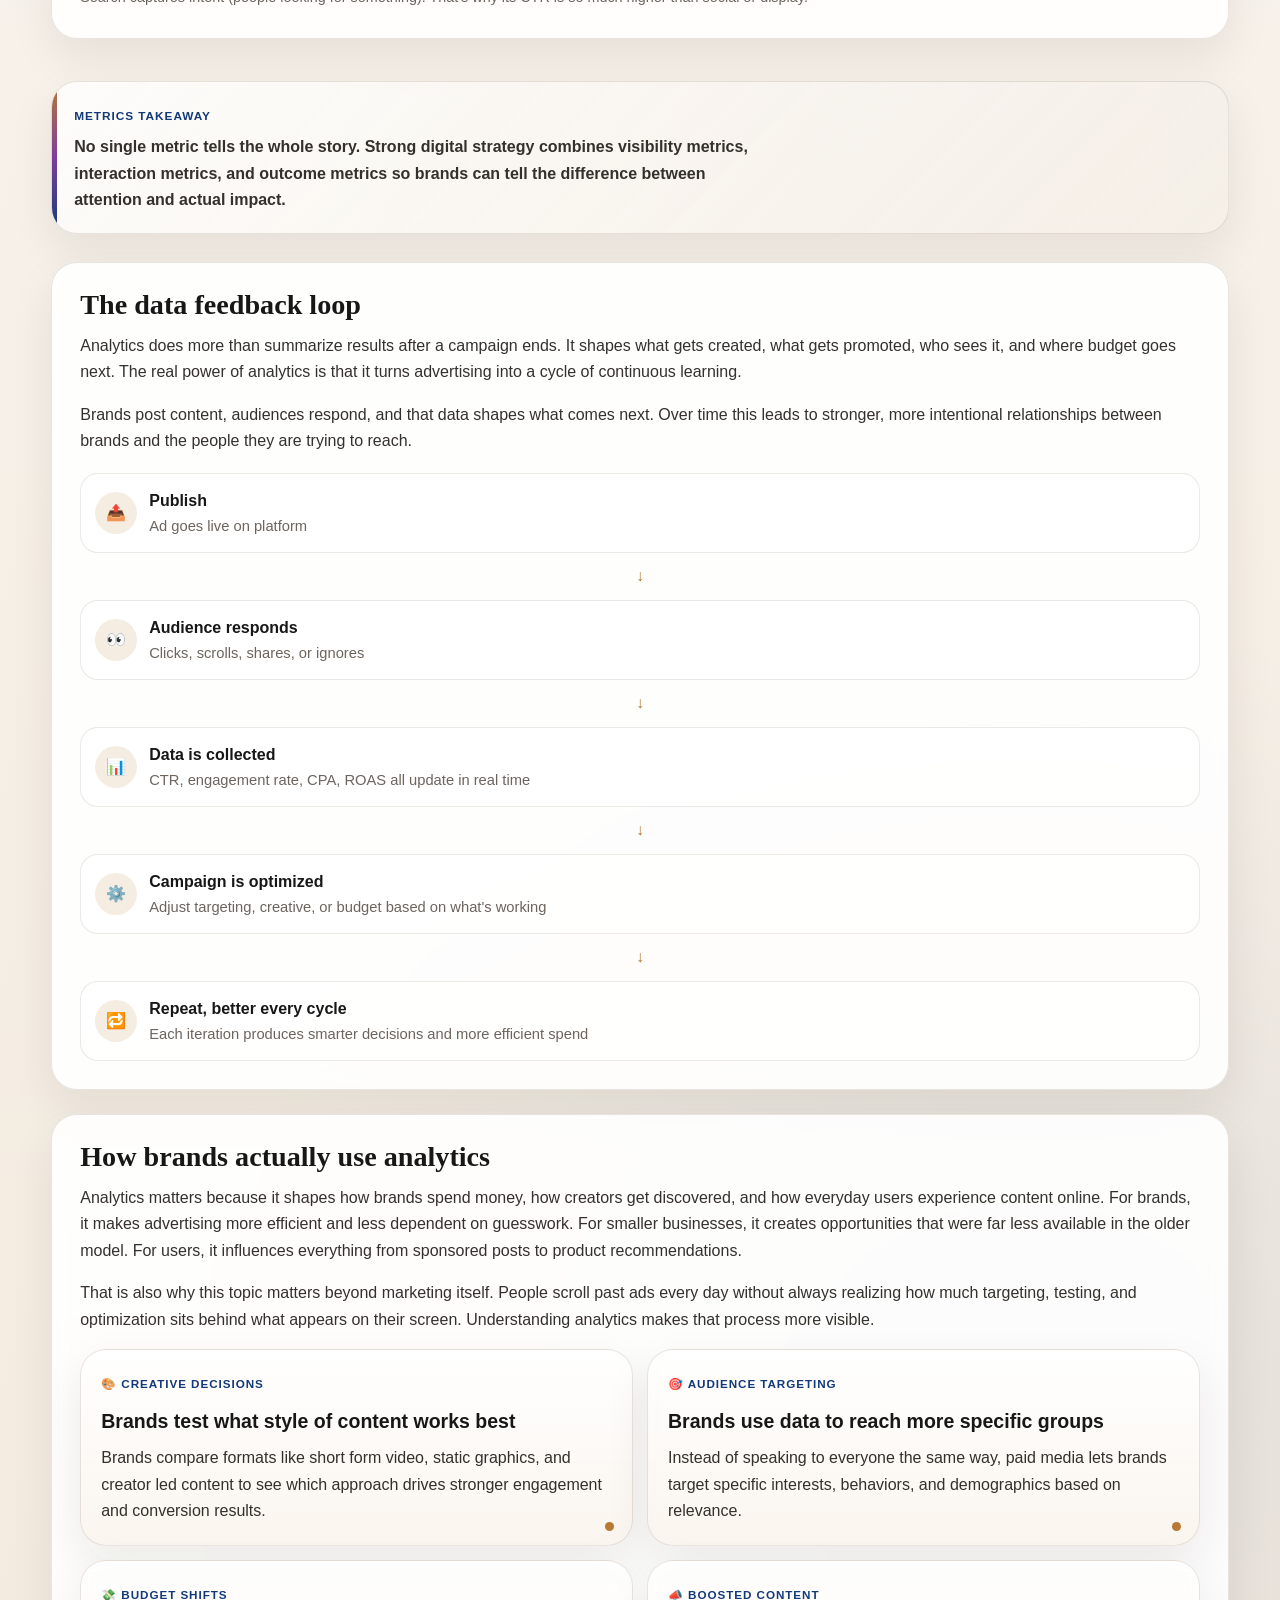
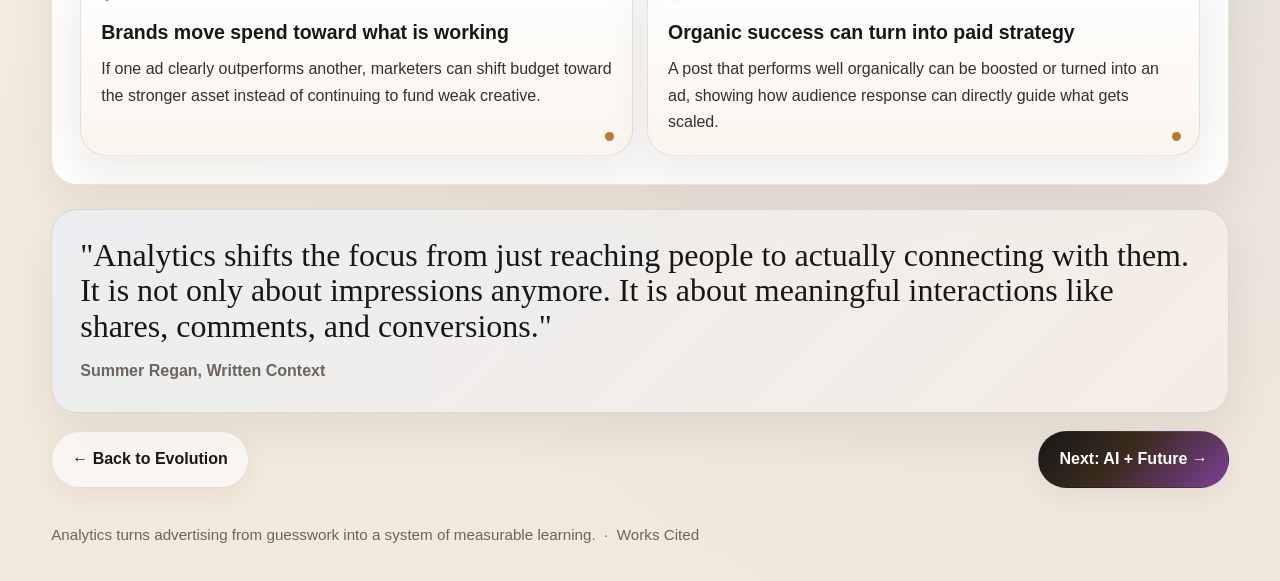
<file: metrics.html>
<!DOCTYPE html>
<html lang="en">
<head>
  <meta charset="UTF-8" />
  <meta name="viewport" content="width=device-width, initial-scale=1.0" />
  <meta name="description" content="An explanation of the advertising metrics that shape digital campaign decisions, including impressions, CTR, engagement, conversions, CPA, and ROAS." />
  <title>Metrics and Analytics</title>
  <link rel="stylesheet" href="styles.css" />
</head>
<body>
  <a class="skip-link" href="#main">Skip to content</a>
  <nav class="nav" aria-label="Main navigation">
    <div class="container nav-inner">
      <a href="index.html" class="brand">Digital Culture Project</a>
      <div class="nav-links">
        <a href="index.html">Home</a>
        <a href="evolution.html">Evolution</a>
        <a href="metrics.html">Metrics</a>
        <a href="ai-feature.html">AI + Future</a>
        <a href="context.html">Written Context</a>
        <a href="works-cited.html">Works Cited</a>
      </div>
    </div>
  </nav>

  <main id="main">
    <section class="page-hero small-hero">
      <div class="container reveal visible">
        <div class="eyebrow">Page 02</div>
        <h1>How analytics measures success</h1>
        <p class="page-intro">One of the biggest differences between traditional and digital advertising is measurement. Instead of relying on broad assumptions, brands can now use specific metrics to understand what people saw, how they responded, and whether a campaign led to meaningful action.</p>
      </div>
    </section>

    <section>
      <div class="container">
        <div class="visual-panel dashboard-visual reveal" aria-hidden="true">
          <div class="dash-ring"></div>
          <div class="dash-bars">
            <span></span>
            <span></span>
            <span></span>
            <span></span>
          </div>
          <div class="dash-pulse"></div>
        </div>
      </div>
    </section>

    <section>
      <div class="container">
        <div class="metrics-grid reveal visible">
          <div class="metric-card">
            <span>👁️ Metric 01</span>
            <h3>Impressions</h3>
            <p>Impressions measure how many times an ad is shown, helping brands understand reach and visibility. High impressions matter for awareness but mean little without engagement data to back them up.</p>
          </div>
          <div class="metric-card">
            <span>🖱️ Metric 02</span>
            <h3>CTR</h3>
            <p>Click through rate shows how often users clicked after seeing an ad, indicating interest and relevance. The average CTR across Google Search is around 3.17%. Display is far lower at about 0.46%.</p>
          </div>
          <div class="metric-card">
            <span>💬 Metric 03</span>
            <h3>Engagement rate</h3>
            <p>Tracks likes, comments, shares, and saves relative to reach. A healthy Instagram engagement rate is 3 to 6%. It measures how strongly content connects, not just whether someone saw it.</p>
          </div>
          <div class="metric-card">
            <span>🛒 Metric 04</span>
            <h3>Conversions</h3>
            <p>Conversions measure the outcomes that matter most, purchases, signups, downloads. Cost per acquisition (CPA) directly connects ad spend to business results, making it the most important metric to justify.</p>
          </div>
        </div>
      </div>
    </section>

    <!-- BENCHMARK CHART -->
    <section>
      <div class="container">
        <div class="chart-wrap reveal">
          <div class="eyebrow">Platform CTR benchmarks</div>
          <p class="chart-title">Click through rates vary dramatically by platform</p>
          <p class="chart-sub">Average CTR percentages · <a href="https://support.google.com/google-ads/answer/2404037" target="_blank" rel="noopener">Google</a> &amp; <a href="https://www.facebook.com/business/help/218841384811819" target="_blank" rel="noopener">Meta</a> benchmarks, 2023</p>
          <div class="bar-chart">
            <div class="bar-row">
              <span class="bar-label">Google Search</span>
              <div class="bar-track"><div class="bar-fill blue" data-val="100"></div></div>
              <span class="bar-val">3.17%</span>
            </div>
            <div class="bar-row">
              <span class="bar-label">Facebook</span>
              <div class="bar-track"><div class="bar-fill purple" data-val="28"></div></div>
              <span class="bar-val">0.90%</span>
            </div>
            <div class="bar-row">
              <span class="bar-label">Instagram</span>
              <div class="bar-track"><div class="bar-fill purple" data-val="25"></div></div>
              <span class="bar-val">0.80%</span>
            </div>
            <div class="bar-row">
              <span class="bar-label">Google Display</span>
              <div class="bar-track"><div class="bar-fill muted" data-val="14"></div></div>
              <span class="bar-val">0.46%</span>
            </div>
            <div class="bar-row">
              <span class="bar-label">LinkedIn</span>
              <div class="bar-track"><div class="bar-fill muted" data-val="12"></div></div>
              <span class="bar-val">0.39%</span>
            </div>
          </div>
          <p class="chart-note">Search captures intent (people looking for something). That's why its CTR is so much higher than social or display.</p>
        </div>
      </div>
    </section>

    <section>
      <div class="container">
        <div class="takeaway-card reveal">
          <span>Metrics takeaway</span>
          <p>No single metric tells the whole story. Strong digital strategy combines visibility metrics, interaction metrics, and outcome metrics so brands can tell the difference between attention and actual impact.</p>
        </div>
      </div>
    </section>

    <!-- THE DATA FEEDBACK LOOP -->
    <section>
      <div class="container">
        <div class="section-card reveal">
          <h2>The data feedback loop</h2>
          <p>Analytics does more than summarize results after a campaign ends. It shapes what gets created, what gets promoted, who sees it, and where budget goes next. The real power of analytics is that it turns advertising into a cycle of continuous learning.</p>
          <p>Brands post content, audiences respond, and that data shapes what comes next. Over time this leads to stronger, more intentional relationships between brands and the people they are trying to reach.</p>

          <div class="loop-wrap">
            <div class="loop-step">
              <span class="loop-icon" aria-hidden="true">📤</span>
              <div><strong>Publish</strong><span>Ad goes live on platform</span></div>
            </div>
            <div class="loop-arrow" aria-hidden="true">↓</div>
            <div class="loop-step">
              <span class="loop-icon" aria-hidden="true">👀</span>
              <div><strong>Audience responds</strong><span>Clicks, scrolls, shares, or ignores</span></div>
            </div>
            <div class="loop-arrow" aria-hidden="true">↓</div>
            <div class="loop-step">
              <span class="loop-icon" aria-hidden="true">📊</span>
              <div><strong>Data is collected</strong><span>CTR, engagement rate, CPA, ROAS all update in real time</span></div>
            </div>
            <div class="loop-arrow" aria-hidden="true">↓</div>
            <div class="loop-step">
              <span class="loop-icon" aria-hidden="true">⚙️</span>
              <div><strong>Campaign is optimized</strong><span>Adjust targeting, creative, or budget based on what's working</span></div>
            </div>
            <div class="loop-arrow" aria-hidden="true">↓</div>
            <div class="loop-step">
              <span class="loop-icon" aria-hidden="true">🔁</span>
              <div><strong>Repeat, better every cycle</strong><span>Each iteration produces smarter decisions and more efficient spend</span></div>
            </div>
          </div>
        </div>
      </div>
    </section>

    <section>
      <div class="container">
        <div class="section-card reveal">
          <h2>How brands actually use analytics</h2>
          <p>Analytics matters because it shapes how brands spend money, how creators get discovered, and how everyday users experience content online. For brands, it makes advertising more efficient and less dependent on guesswork. For smaller businesses, it creates opportunities that were far less available in the older model. For users, it influences everything from sponsored posts to product recommendations.</p>
          <p>That is also why this topic matters beyond marketing itself. People scroll past ads every day without always realizing how much targeting, testing, and optimization sits behind what appears on their screen. Understanding analytics makes that process more visible.</p>

          <div class="examples-grid">
            <div class="example-card">
              <span>🎨 Creative decisions</span>
              <h3>Brands test what style of content works best</h3>
              <p>Brands compare formats like short form video, static graphics, and creator led content to see which approach drives stronger engagement and conversion results.</p>
            </div>
            <div class="example-card">
              <span>🎯 Audience targeting</span>
              <h3>Brands use data to reach more specific groups</h3>
              <p>Instead of speaking to everyone the same way, paid media lets brands target specific interests, behaviors, and demographics based on relevance.</p>
            </div>
            <div class="example-card">
              <span>💸 Budget shifts</span>
              <h3>Brands move spend toward what is working</h3>
              <p>If one ad clearly outperforms another, marketers can shift budget toward the stronger asset instead of continuing to fund weak creative.</p>
            </div>
            <div class="example-card">
              <span>📣 Boosted content</span>
              <h3>Organic success can turn into paid strategy</h3>
              <p>A post that performs well organically can be boosted or turned into an ad, showing how audience response can directly guide what gets scaled.</p>
            </div>
          </div>
        </div>
      </div>
    </section>

    <section>
      <div class="container">
        <div class="pull-quote reveal">
          <p>"Analytics shifts the focus from just reaching people to actually connecting with them. It is not only about impressions anymore. It is about meaningful interactions like shares, comments, and conversions."</p>
          <cite>Summer Regan, Written Context</cite>
        </div>
        <div class="page-nav">
          <a class="btn" href="evolution.html">← Back to Evolution</a>
          <a class="btn primary" href="ai-feature.html">Next: AI + Future →</a>
        </div>
      </div>
    </section>
  </main>

  <footer>
    <div class="container">
      Analytics turns advertising from guesswork into a system of measurable learning. &nbsp;·&nbsp; <a href="works-cited.html">Works Cited</a>
    </div>
  </footer>

  <script src="script.js" defer></script>
</body>
</html>
</file>
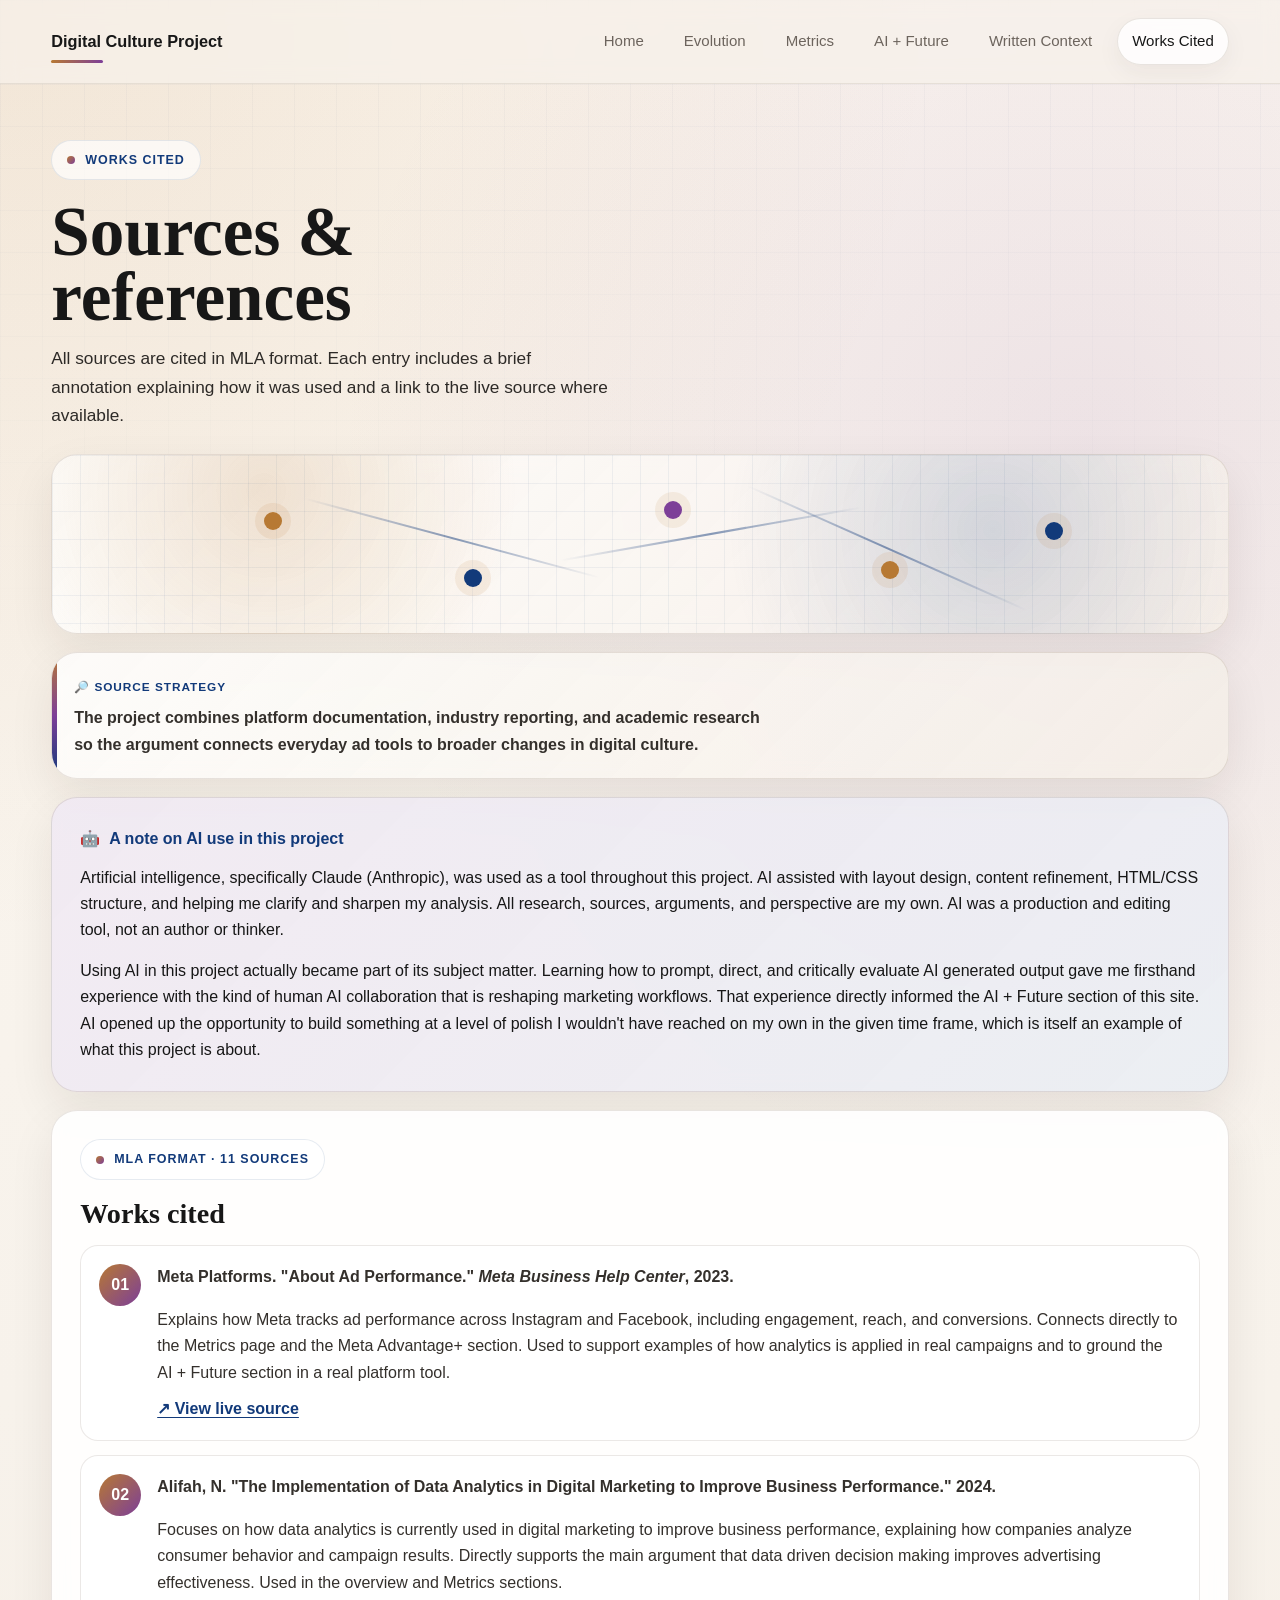
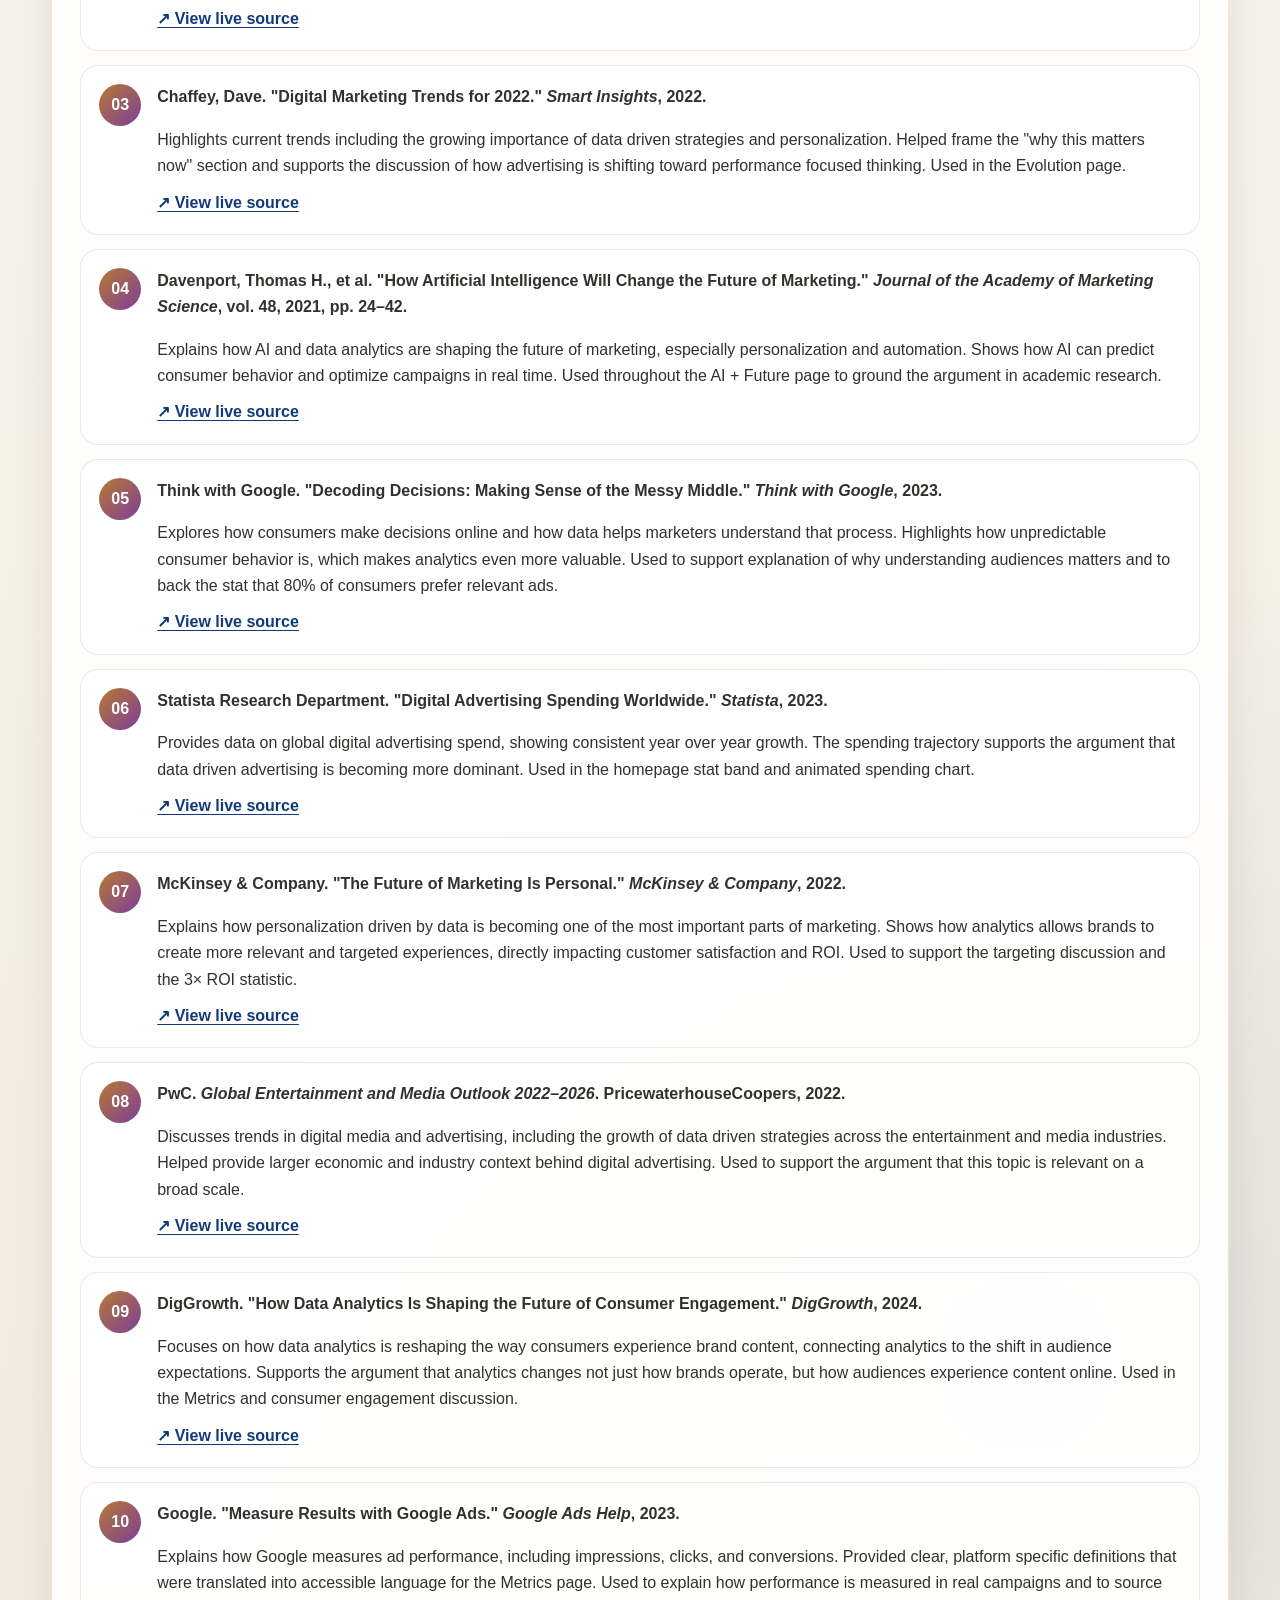
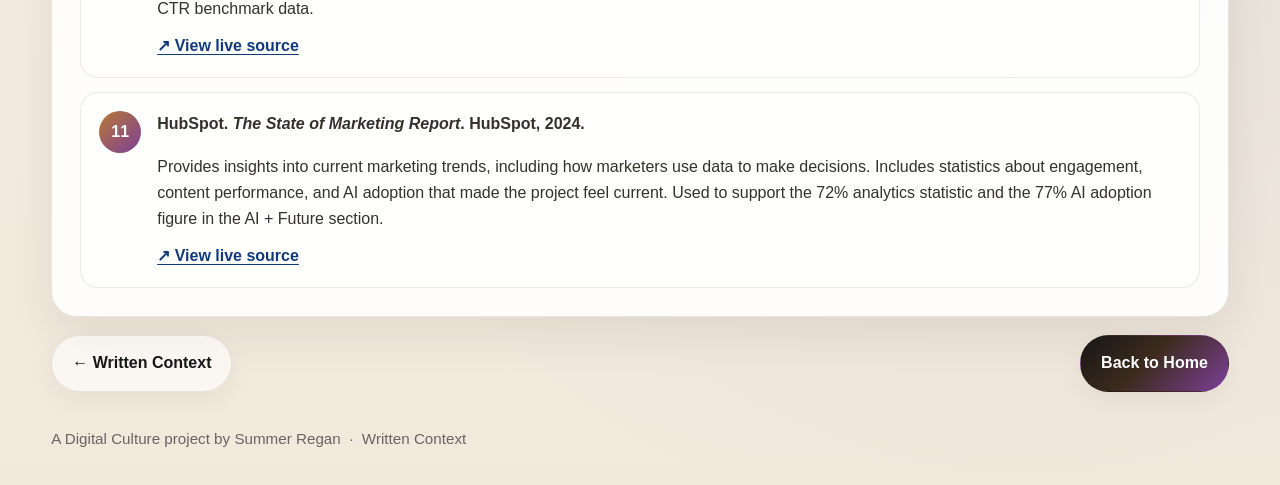
<file: works-cited.html>
<!DOCTYPE html>
<html lang="en">
<head>
  <meta charset="UTF-8" />
  <meta name="viewport" content="width=device-width, initial-scale=1.0" />
  <meta name="description" content="Works cited and annotations for a Digital Culture project on analytics, digital advertising, paid social metrics, and AI in marketing." />
  <title>Works Cited</title>
  <link rel="stylesheet" href="styles.css" />
</head>
<body>
  <a class="skip-link" href="#main">Skip to content</a>
  <nav class="nav" aria-label="Main navigation">
    <div class="container nav-inner">
      <a href="index.html" class="brand">Digital Culture Project</a>
      <div class="nav-links">
        <a href="index.html">Home</a>
        <a href="evolution.html">Evolution</a>
        <a href="metrics.html">Metrics</a>
        <a href="ai-feature.html">AI + Future</a>
        <a href="context.html">Written Context</a>
        <a href="works-cited.html">Works Cited</a>
      </div>
    </div>
  </nav>

  <main id="main">
    <section class="page-hero small-hero">
      <div class="container reveal visible">
        <div class="eyebrow">Works Cited</div>
        <h1>Sources &amp; references</h1>
        <p class="page-intro">All sources are cited in MLA format. Each entry includes a brief annotation explaining how it was used and a link to the live source where available.</p>
      </div>
    </section>

    <section>
      <div class="container">

        <div class="visual-panel source-visual reveal" aria-hidden="true">
          <span class="source-dot d1"></span>
          <span class="source-dot d2"></span>
          <span class="source-dot d3"></span>
          <span class="source-dot d4"></span>
          <span class="source-dot d5"></span>
          <span class="source-thread t1"></span>
          <span class="source-thread t2"></span>
          <span class="source-thread t3"></span>
        </div>

        <div class="takeaway-card reveal">
          <span>🔎 Source strategy</span>
          <p>The project combines platform documentation, industry reporting, and academic research so the argument connects everyday ad tools to broader changes in digital culture.</p>
        </div>

        <!-- AI DISCLOSURE -->
        <div class="ai-disclosure reveal">
          <div class="disc-label"><span aria-hidden="true">🤖</span> A note on AI use in this project</div>
          <p>Artificial intelligence, specifically Claude (Anthropic), was used as a tool throughout this project. AI assisted with layout design, content refinement, HTML/CSS structure, and helping me clarify and sharpen my analysis. All research, sources, arguments, and perspective are my own. AI was a production and editing tool, not an author or thinker.</p>
          <p>Using AI in this project actually became part of its subject matter. Learning how to prompt, direct, and critically evaluate AI generated output gave me firsthand experience with the kind of human AI collaboration that is reshaping marketing workflows. That experience directly informed the AI + Future section of this site. AI opened up the opportunity to build something at a level of polish I wouldn't have reached on my own in the given time frame, which is itself an example of what this project is about.</p>
        </div>

        <div class="section-card reveal">
          <div class="eyebrow">MLA format · 11 sources</div>
          <h2>Works cited</h2>

          <ul class="citation-list">

            <li class="citation-item">
              <span class="cite-num">01</span>
              <div class="cite-body">
                <p class="cite-mla">Meta Platforms. "About Ad Performance." <em>Meta Business Help Center</em>, 2023.</p>
                <p class="cite-annotation">Explains how Meta tracks ad performance across Instagram and Facebook, including engagement, reach, and conversions. Connects directly to the Metrics page and the Meta Advantage+ section. Used to support examples of how analytics is applied in real campaigns and to ground the AI + Future section in a real platform tool.</p>
                <a href="https://www.facebook.com/business/help/218841384811819" target="_blank" rel="noopener">↗ View live source</a>
              </div>
            </li>

            <li class="citation-item">
              <span class="cite-num">02</span>
              <div class="cite-body">
                <p class="cite-mla">Alifah, N. "The Implementation of Data Analytics in Digital Marketing to Improve Business Performance." 2024.</p>
                <p class="cite-annotation">Focuses on how data analytics is currently used in digital marketing to improve business performance, explaining how companies analyze consumer behavior and campaign results. Directly supports the main argument that data driven decision making improves advertising effectiveness. Used in the overview and Metrics sections.</p>
                <a href="https://ojs.unm.ac.id/JEKPEND/article/view/58230" target="_blank" rel="noopener">↗ View live source</a>
              </div>
            </li>

            <li class="citation-item">
              <span class="cite-num">03</span>
              <div class="cite-body">
                <p class="cite-mla">Chaffey, Dave. "Digital Marketing Trends for 2022." <em>Smart Insights</em>, 2022.</p>
                <p class="cite-annotation">Highlights current trends including the growing importance of data driven strategies and personalization. Helped frame the "why this matters now" section and supports the discussion of how advertising is shifting toward performance focused thinking. Used in the Evolution page.</p>
                <a href="https://www.smartinsights.com/digital-marketing-strategy/digital-strategy-development/10-reasons-you-need-a-digital-marketing-strategy/" target="_blank" rel="noopener">↗ View live source</a>
              </div>
            </li>

            <li class="citation-item">
              <span class="cite-num">04</span>
              <div class="cite-body">
                <p class="cite-mla">Davenport, Thomas H., et al. "How Artificial Intelligence Will Change the Future of Marketing." <em>Journal of the Academy of Marketing Science</em>, vol. 48, 2021, pp. 24–42.</p>
                <p class="cite-annotation">Explains how AI and data analytics are shaping the future of marketing, especially personalization and automation. Shows how AI can predict consumer behavior and optimize campaigns in real time. Used throughout the AI + Future page to ground the argument in academic research.</p>
                <a href="https://link.springer.com/article/10.1007/s11747-019-00696-0" target="_blank" rel="noopener">↗ View live source</a>
              </div>
            </li>

            <li class="citation-item">
              <span class="cite-num">05</span>
              <div class="cite-body">
                <p class="cite-mla">Think with Google. "Decoding Decisions: Making Sense of the Messy Middle." <em>Think with Google</em>, 2023.</p>
                <p class="cite-annotation">Explores how consumers make decisions online and how data helps marketers understand that process. Highlights how unpredictable consumer behavior is, which makes analytics even more valuable. Used to support explanation of why understanding audiences matters and to back the stat that 80% of consumers prefer relevant ads.</p>
                <a href="https://www.thinkwithgoogle.com/consumer-insights/consumer-trends/navigating-purchase-behavior-and-decision-making/" target="_blank" rel="noopener">↗ View live source</a>
              </div>
            </li>

            <li class="citation-item">
              <span class="cite-num">06</span>
              <div class="cite-body">
                <p class="cite-mla">Statista Research Department. "Digital Advertising Spending Worldwide." <em>Statista</em>, 2023.</p>
                <p class="cite-annotation">Provides data on global digital advertising spend, showing consistent year over year growth. The spending trajectory supports the argument that data driven advertising is becoming more dominant. Used in the homepage stat band and animated spending chart.</p>
                <a href="https://www.statista.com/statistics/237974/online-advertising-spending-worldwide/" target="_blank" rel="noopener">↗ View live source</a>
              </div>
            </li>

            <li class="citation-item">
              <span class="cite-num">07</span>
              <div class="cite-body">
                <p class="cite-mla">McKinsey &amp; Company. "The Future of Marketing Is Personal." <em>McKinsey &amp; Company</em>, 2022.</p>
                <p class="cite-annotation">Explains how personalization driven by data is becoming one of the most important parts of marketing. Shows how analytics allows brands to create more relevant and targeted experiences, directly impacting customer satisfaction and ROI. Used to support the targeting discussion and the 3× ROI statistic.</p>
                <a href="https://www.mckinsey.com/capabilities/growth-marketing-and-sales/our-insights/the-value-of-getting-personalization-right-or-wrong-is-multiplying" target="_blank" rel="noopener">↗ View live source</a>
              </div>
            </li>

            <li class="citation-item">
              <span class="cite-num">08</span>
              <div class="cite-body">
                <p class="cite-mla">PwC. <em>Global Entertainment and Media Outlook 2022–2026</em>. PricewaterhouseCoopers, 2022.</p>
                <p class="cite-annotation">Discusses trends in digital media and advertising, including the growth of data driven strategies across the entertainment and media industries. Helped provide larger economic and industry context behind digital advertising. Used to support the argument that this topic is relevant on a broad scale.</p>
                <a href="https://www.pwc.com/gx/en/industries/tmt/media/outlook.html" target="_blank" rel="noopener">↗ View live source</a>
              </div>
            </li>

            <li class="citation-item">
              <span class="cite-num">09</span>
              <div class="cite-body">
                <p class="cite-mla">DigGrowth. "How Data Analytics Is Shaping the Future of Consumer Engagement." <em>DigGrowth</em>, 2024.</p>
                <p class="cite-annotation">Focuses on how data analytics is reshaping the way consumers experience brand content, connecting analytics to the shift in audience expectations. Supports the argument that analytics changes not just how brands operate, but how audiences experience content online. Used in the Metrics and consumer engagement discussion.</p>
                <a href="https://diggrowth.com/blogs/demand-generation/data-analytics-future-consumer-engagement/" target="_blank" rel="noopener">↗ View live source</a>
              </div>
            </li>

            <li class="citation-item">
              <span class="cite-num">10</span>
              <div class="cite-body">
                <p class="cite-mla">Google. "Measure Results with Google Ads." <em>Google Ads Help</em>, 2023.</p>
                <p class="cite-annotation">Explains how Google measures ad performance, including impressions, clicks, and conversions. Provided clear, platform specific definitions that were translated into accessible language for the Metrics page. Used to explain how performance is measured in real campaigns and to source CTR benchmark data.</p>
                <a href="https://support.google.com/google-ads/answer/2404037" target="_blank" rel="noopener">↗ View live source</a>
              </div>
            </li>

            <li class="citation-item">
              <span class="cite-num">11</span>
              <div class="cite-body">
                <p class="cite-mla">HubSpot. <em>The State of Marketing Report</em>. HubSpot, 2024.</p>
                <p class="cite-annotation">Provides insights into current marketing trends, including how marketers use data to make decisions. Includes statistics about engagement, content performance, and AI adoption that made the project feel current. Used to support the 72% analytics statistic and the 77% AI adoption figure in the AI + Future section.</p>
                <a href="https://www.hubspot.com/state-of-marketing" target="_blank" rel="noopener">↗ View live source</a>
              </div>
            </li>

          </ul>
        </div>

        <div class="page-nav reveal">
          <a class="btn" href="context.html">← Written Context</a>
          <a class="btn primary" href="index.html">Back to Home</a>
        </div>

      </div>
    </section>
  </main>

  <footer>
    <div class="container">
      A Digital Culture project by Summer Regan &nbsp;·&nbsp; <a href="context.html">Written Context</a>
    </div>
  </footer>

  <script src="script.js" defer></script>
</body>
</html>
</file>
<file: styles.css>
:root {
  --bg: #f7f2eb;
  --bg-2: #efe4d6;
  --text: #171717;
  --muted: #6c645d;
  --accent: #b77933;
  --accent-2: #7d3f98;
  --accent-3: #123a7a;
  --accent-soft: rgba(183, 121, 51, 0.12);
  --card: rgba(255, 255, 255, 0.78);
  --card-strong: rgba(255, 255, 255, 0.9);
  --border: rgba(117, 96, 78, 0.16);
  --shadow: 0 18px 45px rgba(34, 24, 16, 0.08);
  --shadow-soft: 0 8px 24px rgba(34, 24, 16, 0.05);
  --radius: 26px;
  --radius-sm: 18px;
  --max: 1180px;
  --surface-blur: 8px;
}

* {
  box-sizing: border-box;
  margin: 0;
  padding: 0;
}

html {
  scroll-behavior: smooth;
}

body {
  font-family: Inter, Arial, Helvetica, sans-serif;
  color: var(--text);
  line-height: 1.65;
  background:
    radial-gradient(circle at top left, rgba(183, 121, 51, 0.13), transparent 24%),
    radial-gradient(circle at 85% 12%, rgba(125, 63, 152, 0.1), transparent 22%),
    radial-gradient(circle at 80% 80%, rgba(18, 58, 122, 0.08), transparent 26%),
    linear-gradient(180deg, #fbf6ef 0%, #f7f2eb 38%, #f2e9dc 100%);
  min-height: 100vh;
  overflow-x: hidden;
  position: relative;
}

body::before {
  content: "";
  position: fixed;
  inset: 0;
  z-index: -1;
  pointer-events: none;
  background-image:
    linear-gradient(rgba(18, 58, 122, 0.045) 1px, transparent 1px),
    linear-gradient(90deg, rgba(18, 58, 122, 0.045) 1px, transparent 1px);
  background-size: 42px 42px;
  mask-image: linear-gradient(to bottom, rgba(0, 0, 0, 0.72), transparent 74%);
  animation: gridDrift 22s linear infinite;
}

a {
  color: inherit;
  text-decoration: none;
}

.skip-link {
  position: fixed;
  left: 16px;
  top: 12px;
  z-index: 100;
  padding: 10px 14px;
  border-radius: 999px;
  background: var(--text);
  color: #fff;
  font-size: 0.85rem;
  font-weight: 800;
  transform: translateY(-160%);
  transition: transform 0.2s ease;
}

.skip-link:focus {
  transform: translateY(0);
}

img {
  max-width: 100%;
  display: block;
}

.container {
  width: min(92%, var(--max));
  margin: 0 auto;
}

.nav {
  position: sticky;
  top: 0;
  z-index: 30;
  backdrop-filter: blur(10px);
  background: rgba(247, 242, 235, 0.72);
  border-bottom: 1px solid rgba(117, 96, 78, 0.12);
}

.nav-inner {
  display: flex;
  align-items: center;
  justify-content: space-between;
  padding: 18px 0;
  gap: 18px;
}

.brand {
  font-size: 1.02rem;
  font-weight: 800;
  letter-spacing: 0;
  position: relative;
}

.brand::after {
  content: "";
  position: absolute;
  left: 0;
  bottom: -8px;
  width: 52px;
  height: 3px;
  border-radius: 999px;
  background: linear-gradient(90deg, var(--accent), var(--accent-2));
}

.nav-links {
  display: flex;
  gap: 10px;
  flex-wrap: wrap;
  font-size: 0.94rem;
  color: var(--muted);
}

.nav-links a {
  padding: 10px 14px;
  border-radius: 999px;
  border: 1px solid transparent;
  transition: background-color 0.2s ease, border-color 0.2s ease, color 0.2s ease, box-shadow 0.2s ease;
}

.nav-links a:hover {
  color: var(--text);
  background: rgba(255, 255, 255, 0.58);
  border-color: rgba(117, 96, 78, 0.12);
}

.nav-links a.active,
.nav-links a[aria-current="page"] {
  color: var(--text);
  background: rgba(255, 255, 255, 0.82);
  border-color: rgba(117, 96, 78, 0.16);
  box-shadow: var(--shadow-soft);
}

.hero,
.page-hero {
  padding: 56px 0 20px;
}

.small-hero {
  padding-bottom: 8px;
}

.hero-grid {
  display: grid;
  grid-template-columns: 1.2fr 0.88fr;
  gap: 22px;
  align-items: stretch;
}

.hero-copy,
.hero-card,
.section-card,
.metric-card,
.stage-card,
.example-card,
.info-card,
.takeaway-card,
.visual-panel {
  background: var(--card);
  border: 1px solid var(--border);
  border-radius: var(--radius);
  box-shadow: var(--shadow);
  backdrop-filter: blur(var(--surface-blur));
}

.hero-copy {
  padding: 34px;
  position: relative;
  overflow: hidden;
}

.hero-copy::before {
  content: "";
  position: absolute;
  inset: auto -60px -60px auto;
  width: 220px;
  height: 220px;
  border-radius: 50%;
  background: radial-gradient(circle, rgba(183, 121, 51, 0.16), transparent 70%);
  pointer-events: none;
  animation: glowFloat 8s ease-in-out infinite alternate;
}

.hero-copy::after,
.section-card::after,
.chart-wrap::after,
.takeaway-card::after,
.context-section::after,
.ai-disclosure::after {
  content: "";
  position: absolute;
  inset: 0;
  border-radius: inherit;
  pointer-events: none;
  background: linear-gradient(115deg, transparent 0%, rgba(255,255,255,0.36) 42%, transparent 58%);
  opacity: 0;
  transform: translateX(-55%);
}

.hero-copy:hover::after,
.section-card:hover::after,
.chart-wrap:hover::after,
.takeaway-card:hover::after,
.context-section:hover::after,
.ai-disclosure:hover::after {
  animation: surfaceSweep 1.15s ease;
}

.eyebrow {
  display: inline-flex;
  align-items: center;
  gap: 10px;
  background: rgba(255, 255, 255, 0.68);
  color: var(--accent-3);
  border: 1px solid rgba(18, 58, 122, 0.1);
  border-radius: 999px;
  padding: 9px 15px;
  font-size: 0.78rem;
  font-weight: 800;
  letter-spacing: 0.08em;
  text-transform: uppercase;
  margin-bottom: 20px;
}

.eyebrow::before {
  content: "";
  width: 8px;
  height: 8px;
  border-radius: 50%;
  background: linear-gradient(135deg, var(--accent), var(--accent-2));
}

h1 {
  font-family: Georgia, "Times New Roman", serif;
  font-size: clamp(2.7rem, 5.4vw, 5rem);
  line-height: 0.94;
  letter-spacing: 0;
  margin-bottom: 14px;
  max-width: 12ch;
}

h2 {
  font-family: Georgia, "Times New Roman", serif;
  font-size: clamp(1.7rem, 2.2vw, 2.5rem);
  letter-spacing: 0;
  margin-bottom: 14px;
  line-height: 0.98;
}

h3 {
  letter-spacing: 0;
  font-size: 1.22rem;
}

.hero-copy p,
.page-intro {
  font-size: 1.08rem;
  color: #2d2a27;
  max-width: 65ch;
}

.hero-copy p {
  margin-bottom: 18px;
}

.page-intro {
  max-width: 58ch;
}

.hero-actions {
  display: flex;
  gap: 14px;
  flex-wrap: wrap;
  margin-top: 18px;
}

.btn {
  display: inline-flex;
  align-items: center;
  justify-content: center;
  padding: 14px 20px;
  border-radius: 999px;
  font-weight: 700;
  border: 1px solid rgba(117, 96, 78, 0.14);
  transition: transform 0.2s ease, box-shadow 0.2s ease, background-color 0.2s ease, border-color 0.2s ease, color 0.2s ease;
  box-shadow: var(--shadow-soft);
  position: relative;
  overflow: hidden;
}

.btn.primary {
  color: #fff;
  border-color: transparent;
  background: linear-gradient(135deg, var(--text), #3c2b1d 45%, var(--accent-2));
}

.btn:not(.primary) {
  background: rgba(255, 255, 255, 0.6);
}

.btn:hover,
.info-card:hover {
  transform: translateY(-2px);
  box-shadow: 0 16px 35px rgba(34, 24, 16, 0.1);
}

.btn:focus-visible,
.nav-links a:focus-visible,
.info-card:focus-visible,
.source-link:focus-visible {
  outline: 3px solid rgba(18, 58, 122, 0.18);
  outline-offset: 3px;
}

.hero-card {
  padding: 26px;
  display: flex;
  flex-direction: column;
  justify-content: space-between;
  background:
    linear-gradient(180deg, rgba(255,255,255,0.92) 0%, rgba(248,241,232,0.84) 100%),
    linear-gradient(135deg, rgba(183,121,51,0.08), rgba(125,63,152,0.06));
  overflow: hidden;
  position: relative;
}

.hero-card h3 {
  font-size: 1.35rem;
  margin-bottom: 10px;
}

.mini-stat {
  display: grid;
  grid-template-columns: repeat(3, 1fr);
  gap: 12px;
  margin-top: 18px;
}

.mini-stat div {
  background: rgba(255, 255, 255, 0.74);
  border: 1px solid rgba(117, 96, 78, 0.12);
  border-radius: var(--radius-sm);
  padding: 18px 16px;
  transition: transform 0.24s ease, border-color 0.24s ease;
}

.mini-stat div:hover {
  border-color: rgba(183, 121, 51, 0.32);
  transform: translateY(-3px);
}

.mini-stat strong {
  display: block;
  font-family: Georgia, "Times New Roman", serif;
  font-size: 1.35rem;
  margin-bottom: 4px;
}

.mini-stat span {
  color: var(--muted);
  font-size: 0.92rem;
}

section {
  padding: 12px 0;
}

.section-card {
  padding: 28px;
  background: var(--card-strong);
  overflow: hidden;
  position: relative;
}

.section-card p + p {
  margin-top: 16px;
}

.section-card p,
.stage-card p,
.metric-card p,
.example-card p,
.info-card p,
.takeaway-card p,
.hero-card p {
  color: #34302c;
}

.grid-3,
.metrics-grid,
.examples-grid,
.key-grid {
  display: grid;
  gap: 14px;
}

.grid-3 {
  grid-template-columns: repeat(3, 1fr);
}

.top-gap {
  margin-top: 18px;
}

.info-card {
  padding: 24px;
  transition: transform 0.2s ease, box-shadow 0.2s ease, border-color 0.2s ease;
  position: relative;
  overflow: hidden;
}

.info-card::before {
  content: "";
  position: absolute;
  inset: 0 auto auto 0;
  width: 100%;
  height: 4px;
  background: linear-gradient(90deg, var(--accent), var(--accent-2), var(--accent-3), var(--accent));
  background-size: 220% 100%;
  animation: gradientSlide 7s linear infinite;
}

.info-card::after,
.metric-card::after,
.example-card::after,
.stage-card::after {
  content: "";
  position: absolute;
  inset: auto 18px 14px auto;
  width: 9px;
  height: 9px;
  border-radius: 50%;
  background: var(--accent);
  box-shadow: 0 0 0 0 rgba(183, 121, 51, 0.26);
  animation: softPulse 2.8s ease-in-out infinite;
}

.static-card:hover {
  transform: none;
}

.info-card span,
.metric-card span,
.example-card span {
  display: inline-block;
  font-size: 0.73rem;
  text-transform: uppercase;
  letter-spacing: 0.08em;
  color: var(--accent-3);
  font-weight: 800;
  margin-bottom: 12px;
}

.source-link,
.cite-body a {
  color: var(--accent-3);
  text-decoration: underline;
  text-underline-offset: 3px;
  font-weight: 600;
}

.source-link {
  display: inline-block;
  margin: 12px 0;
  font-size: 0.85rem;
}

.takeaway-card {
  padding: 20px 22px;
  margin: 18px 0 4px;
  overflow: hidden;
  position: relative;
  background:
    linear-gradient(135deg, rgba(255,255,255,.88), rgba(248,241,232,.8)),
    linear-gradient(90deg, rgba(183,121,51,.12), rgba(18,58,122,.08));
}

.takeaway-card::before {
  content: "";
  position: absolute;
  inset: 0 auto 0 0;
  width: 5px;
  background: linear-gradient(to bottom, var(--accent), var(--accent-2), var(--accent-3));
}

.takeaway-card span {
  display: inline-block;
  margin-bottom: 8px;
  color: var(--accent-3);
  font-size: .74rem;
  font-weight: 900;
  letter-spacing: .08em;
  text-transform: uppercase;
}

.takeaway-card p {
  max-width: 78ch;
  font-weight: 650;
}

.timeline {
  position: relative;
  margin-top: 4px;
  display: grid;
  gap: 18px;
}

.timeline::before {
  content: "";
  position: absolute;
  left: 20px;
  top: 10px;
  bottom: 10px;
  width: 4px;
  background: linear-gradient(to bottom, rgba(183,121,51,0.35), rgba(125,63,152,0.45), rgba(18,58,122,0.75));
  border-radius: 999px;
}

.stage-card {
  position: relative;
  margin-left: 52px;
  padding: 24px;
  overflow: hidden;
}

.stage-card::before {
  content: "";
  position: absolute;
  left: -42px;
  top: 30px;
  width: 18px;
  height: 18px;
  display: grid;
  place-items: center;
  border-radius: 50%;
  background: linear-gradient(135deg, #fff, #f5ede4);
  border: 2px solid var(--accent);
  color: var(--accent-3);
  font-weight: 800;
  font-size: 0.9rem;
  box-shadow: var(--shadow-soft);
}

.stage-label {
  display: inline-block;
  margin-bottom: 10px;
  color: var(--accent-2);
  font-size: 0.78rem;
  font-weight: 800;
  letter-spacing: 0.08em;
  text-transform: uppercase;
}

.key-grid {
  grid-template-columns: repeat(3, 1fr);
  margin-top: 12px;
}

.key-grid div {
  border: 1px solid rgba(117, 96, 78, 0.12);
  border-radius: var(--radius-sm);
  padding: 18px;
  background: linear-gradient(180deg, rgba(255,255,255,0.7), rgba(250,244,237,0.8));
}

.key-grid strong {
  display: block;
  margin-bottom: 7px;
  font-size: 1rem;
}

.metrics-grid {
  grid-template-columns: repeat(4, 1fr);
}

.examples-grid {
  grid-template-columns: repeat(2, 1fr);
  margin-top: 16px;
}

.metric-card,
.example-card {
  padding: 20px;
  background: linear-gradient(180deg, rgba(255,255,255,0.82), rgba(250,244,237,0.92));
  overflow: hidden;
  position: relative;
}

.metric-card h3,
.example-card h3,
.info-card h3,
.stage-card h3 {
  margin-bottom: 8px;
}

footer {
  padding: 22px 0 34px;
  color: var(--muted);
  font-size: 0.95rem;
}

.reveal {
  opacity: 0;
  transform: translate3d(0, 20px, 0);
  transition: opacity 0.55s ease, transform 0.55s ease;
  will-change: opacity, transform;
}

.reveal.visible {
  opacity: 1;
  transform: translate3d(0, 0, 0);
  will-change: auto;
}

@supports not ((backdrop-filter: blur(1px))) {
  .nav,
  .hero-copy,
  .hero-card,
  .section-card,
  .metric-card,
  .stage-card,
  .example-card,
  .info-card,
  .takeaway-card,
  .visual-panel {
    backdrop-filter: none;
    background: rgba(255, 255, 255, 0.92);
  }
}


@media (prefers-reduced-motion: reduce) {
  html {
    scroll-behavior: auto;
  }

  .nav-links a,
  .btn,
  .info-card,
  .reveal {
    transition: none;
  }

  .btn:hover,
  .info-card:hover {
    transform: none;
  }

  .reveal {
    opacity: 1;
    transform: none;
    will-change: auto;
  }
}

@media (max-width: 980px) {
  .hero-grid,
  .grid-3,
  .metrics-grid,
  .examples-grid,
  .key-grid {
    grid-template-columns: 1fr 1fr;
  }

  h1 {
    max-width: 12ch;
  }
}

@media (max-width: 720px) {
  .nav-inner {
    align-items: flex-start;
    flex-direction: column;
    padding: 14px 0;
  }

  .nav-links {
    width: 100%;
    gap: 8px;
    max-height: 42vh;
    overflow-y: auto;
    padding-bottom: 2px;
  }

  .nav-links a {
    padding: 8px 11px;
    font-size: 0.86rem;
  }

  .hero,
  .page-hero {
    padding: 44px 0 14px;
  }

  .hero-copy,
  .section-card,
  .hero-card,
  .stage-card,
  .metric-card,
  .example-card,
  .info-card,
  .hero-grid,
  .grid-3,
  .metrics-grid,
  .examples-grid,
  .key-grid,
  .mini-stat {
    grid-template-columns: 1fr;
  }

  .timeline::before {
    left: 12px;
  }

  .stage-card {
    margin-left: 34px;
  }

  .stage-card::before {
    left: -25px;
  }

  h1 {
    line-height: 1;
    max-width: 12ch;
  }
}

.visual-panel {
  background: var(--card);
  border: 1px solid var(--border);
  border-radius: var(--radius);
  box-shadow: var(--shadow);
  backdrop-filter: blur(var(--surface-blur));
}

.hero-copy {
  padding: 34px;
  position: relative;
  overflow: hidden;
}

.hero-copy::before {
  content: "";
  position: absolute;
  inset: auto -60px -60px auto;
  width: 220px;
  height: 220px;
  border-radius: 50%;
  background: radial-gradient(circle, rgba(183, 121, 51, 0.16), transparent 70%);
  pointer-events: none;
  animation: glowFloat 8s ease-in-out infinite alternate;
}

.hero-copy::after,
.section-card::after,
.chart-wrap::after,
.takeaway-card::after,
.context-section::after,
.ai-disclosure::after {
  content: "";
  position: absolute;
  inset: 0;
  border-radius: inherit;
  pointer-events: none;
  background: linear-gradient(115deg, transparent 0%, rgba(255,255,255,0.36) 42%, transparent 58%);
  opacity: 0;
  transform: translateX(-55%);
}

.hero-copy:hover::after,
.section-card:hover::after,
.chart-wrap:hover::after,
.takeaway-card:hover::after,
.context-section:hover::after,
.ai-disclosure:hover::after {
  animation: surfaceSweep 1.15s ease;
}

.eyebrow {
  display: inline-flex;
  align-items: center;
  gap: 10px;
  background: rgba(255, 255, 255, 0.68);
  color: var(--accent-3);
  border: 1px solid rgba(18, 58, 122, 0.1);
  border-radius: 999px;
  padding: 9px 15px;
  font-size: 0.78rem;
  font-weight: 800;
  letter-spacing: 0.08em;
  text-transform: uppercase;
  margin-bottom: 20px;
}

.eyebrow::before {
  content: "";
  width: 8px;
  height: 8px;
  border-radius: 50%;
  background: linear-gradient(135deg, var(--accent), var(--accent-2));
}

h1 {
  font-family: Georgia, "Times New Roman", serif;
  font-size: clamp(2.7rem, 5.4vw, 5rem);
  line-height: 0.94;
  letter-spacing: 0;
  margin-bottom: 14px;
  max-width: 12ch;
}

h2 {
  font-family: Georgia, "Times New Roman", serif;
  font-size: clamp(1.7rem, 2.2vw, 2.5rem);
  letter-spacing: 0;
  margin-bottom: 14px;
  line-height: 0.98;
}

h3 {
  letter-spacing: 0;
  font-size: 1.22rem;
}

.hero-copy p,
.page-intro {
  font-size: 1.08rem;
  color: #2d2a27;
  max-width: 65ch;
}

.hero-copy p {
  margin-bottom: 18px;
}

.page-intro {
  max-width: 58ch;
}

.hero-actions {
  display: flex;
  gap: 14px;
  flex-wrap: wrap;
  margin-top: 18px;
}

.btn {
  display: inline-flex;
  align-items: center;
  justify-content: center;
  padding: 14px 20px;
  border-radius: 999px;
  font-weight: 700;
  border: 1px solid rgba(117, 96, 78, 0.14);
  transition: transform 0.2s ease, box-shadow 0.2s ease, background-color 0.2s ease, border-color 0.2s ease, color 0.2s ease;
  box-shadow: var(--shadow-soft);
  position: relative;
  overflow: hidden;
}

.btn.primary {
  color: #fff;
  border-color: transparent;
  background: linear-gradient(135deg, var(--text), #3c2b1d 45%, var(--accent-2));
}

.btn:not(.primary) {
  background: rgba(255, 255, 255, 0.6);
}

.btn:hover,
.info-card:hover {
  transform: translateY(-2px);
  box-shadow: 0 16px 35px rgba(34, 24, 16, 0.1);
}

.btn:focus-visible,
.nav-links a:focus-visible,
.info-card:focus-visible,
.source-link:focus-visible {
  outline: 3px solid rgba(18, 58, 122, 0.18);
  outline-offset: 3px;
}

.hero-card {
  padding: 26px;
  display: flex;
  flex-direction: column;
  justify-content: space-between;
  background:
    linear-gradient(180deg, rgba(255,255,255,0.92) 0%, rgba(248,241,232,0.84) 100%),
    linear-gradient(135deg, rgba(183,121,51,0.08), rgba(125,63,152,0.06));
  overflow: hidden;
  position: relative;
}

.hero-card h3 {
  font-size: 1.35rem;
  margin-bottom: 10px;
}

.mini-stat {
  display: grid;
  grid-template-columns: repeat(3, 1fr);
  gap: 12px;
  margin-top: 18px;
}

.mini-stat div {
  background: rgba(255, 255, 255, 0.74);
  border: 1px solid rgba(117, 96, 78, 0.12);
  border-radius: var(--radius-sm);
  padding: 18px 16px;
  transition: transform 0.24s ease, border-color 0.24s ease;
}

.mini-stat div:hover {
  border-color: rgba(183, 121, 51, 0.32);
  transform: translateY(-3px);
}

.mini-stat strong {
  display: block;
  font-family: Georgia, "Times New Roman", serif;
  font-size: 1.35rem;
  margin-bottom: 4px;
}

.mini-stat span {
  color: var(--muted);
  font-size: 0.92rem;
}

section {
  padding: 12px 0;
}

.section-card {
  padding: 28px;
  background: var(--card-strong);
  overflow: hidden;
  position: relative;
}

.section-card p + p {
  margin-top: 16px;
}

.section-card p,
.stage-card p,
.metric-card p,
.example-card p,
.info-card p,
.takeaway-card p,
.hero-card p {
  color: #34302c;
}

.grid-3,
.metrics-grid,
.examples-grid,
.key-grid {
  display: grid;
  gap: 14px;
}

.grid-3 {
  grid-template-columns: repeat(3, 1fr);
}

.top-gap {
  margin-top: 18px;
}

.info-card {
  padding: 24px;
  transition: transform 0.2s ease, box-shadow 0.2s ease, border-color 0.2s ease;
  position: relative;
  overflow: hidden;
}

.info-card::before {
  content: "";
  position: absolute;
  inset: 0 auto auto 0;
  width: 100%;
  height: 4px;
  background: linear-gradient(90deg, var(--accent), var(--accent-2), var(--accent-3), var(--accent));
  background-size: 220% 100%;
  animation: gradientSlide 7s linear infinite;
}

.info-card::after,
.metric-card::after,
.example-card::after,
.stage-card::after {
  content: "";
  position: absolute;
  inset: auto 18px 14px auto;
  width: 9px;
  height: 9px;
  border-radius: 50%;
  background: var(--accent);
  box-shadow: 0 0 0 0 rgba(183, 121, 51, 0.26);
  animation: softPulse 2.8s ease-in-out infinite;
}

.static-card:hover {
  transform: none;
}

.info-card span,
.metric-card span,
.example-card span {
  display: inline-block;
  font-size: 0.73rem;
  text-transform: uppercase;
  letter-spacing: 0.08em;
  color: var(--accent-3);
  font-weight: 800;
  margin-bottom: 12px;
}

.source-link,
.cite-body a {
  color: var(--accent-3);
  text-decoration: underline;
  text-underline-offset: 3px;
  font-weight: 600;
}

.source-link {
  display: inline-block;
  margin: 12px 0;
  font-size: 0.85rem;
}

.takeaway-card {
  padding: 20px 22px;
  margin: 18px 0 4px;
  overflow: hidden;
  position: relative;
  background:
    linear-gradient(135deg, rgba(255,255,255,.88), rgba(248,241,232,.8)),
    linear-gradient(90deg, rgba(183,121,51,.12), rgba(18,58,122,.08));
}

.takeaway-card::before {
  content: "";
  position: absolute;
  inset: 0 auto 0 0;
  width: 5px;
  background: linear-gradient(to bottom, var(--accent), var(--accent-2), var(--accent-3));
}

.takeaway-card span {
  display: inline-block;
  margin-bottom: 8px;
  color: var(--accent-3);
  font-size: .74rem;
  font-weight: 900;
  letter-spacing: .08em;
  text-transform: uppercase;
}

.takeaway-card p {
  max-width: 78ch;
  font-weight: 650;
}

.timeline {
  position: relative;
  margin-top: 4px;
  display: grid;
  gap: 18px;
}

.timeline::before {
  content: "";
  position: absolute;
  left: 20px;
  top: 10px;
  bottom: 10px;
  width: 4px;
  background: linear-gradient(to bottom, rgba(183,121,51,0.35), rgba(125,63,152,0.45), rgba(18,58,122,0.75));
  border-radius: 999px;
}

.stage-card {
  position: relative;
  margin-left: 52px;
  padding: 24px;
  overflow: hidden;
}

.stage-card::before {
  content: "";
  position: absolute;
  left: -42px;
  top: 30px;
  width: 18px;
  height: 18px;
  display: grid;
  place-items: center;
  border-radius: 50%;
  background: linear-gradient(135deg, #fff, #f5ede4);
  border: 2px solid var(--accent);
  color: var(--accent-3);
  font-weight: 800;
  font-size: 0.9rem;
  box-shadow: var(--shadow-soft);
}

.stage-label {
  display: inline-block;
  margin-bottom: 10px;
  color: var(--accent-2);
  font-size: 0.78rem;
  font-weight: 800;
  letter-spacing: 0.08em;
  text-transform: uppercase;
}

.key-grid {
  grid-template-columns: repeat(3, 1fr);
  margin-top: 12px;
}

.key-grid div {
  border: 1px solid rgba(117, 96, 78, 0.12);
  border-radius: var(--radius-sm);
  padding: 18px;
  background: linear-gradient(180deg, rgba(255,255,255,0.7), rgba(250,244,237,0.8));
}

.key-grid strong {
  display: block;
  margin-bottom: 7px;
  font-size: 1rem;
}

.metrics-grid {
  grid-template-columns: repeat(4, 1fr);
}

.examples-grid {
  grid-template-columns: repeat(2, 1fr);
  margin-top: 16px;
}

.metric-card,
.example-card {
  padding: 20px;
  background: linear-gradient(180deg, rgba(255,255,255,0.82), rgba(250,244,237,0.92));
  overflow: hidden;
  position: relative;
}

.metric-card h3,
.example-card h3,
.info-card h3,
.stage-card h3 {
  margin-bottom: 8px;
}

footer {
  padding: 22px 0 34px;
  color: var(--muted);
  font-size: 0.95rem;
}

.reveal {
  opacity: 0;
  transform: translate3d(0, 20px, 0);
  transition: opacity 0.55s ease, transform 0.55s ease;
  will-change: opacity, transform;
}

.reveal.visible {
  opacity: 1;
  transform: translate3d(0, 0, 0);
  will-change: auto;
}

@supports not ((backdrop-filter: blur(1px))) {
  .nav,
  .hero-copy,
  .hero-card,
  .section-card,
  .metric-card,
  .stage-card,
  .example-card,
  .info-card,
  .takeaway-card,
  .visual-panel {
    backdrop-filter: none;
    background: rgba(255, 255, 255, 0.92);
  }
}


@media (prefers-reduced-motion: reduce) {
  html {
    scroll-behavior: auto;
  }

  .nav-links a,
  .btn,
  .info-card,
  .reveal {
    transition: none;
  }

  .btn:hover,
  .info-card:hover {
    transform: none;
  }

  .reveal {
    opacity: 1;
    transform: none;
    will-change: auto;
  }
}

@media (max-width: 980px) {
  .hero-grid,
  .grid-3,
  .metrics-grid,
  .examples-grid,
  .key-grid {
    grid-template-columns: 1fr 1fr;
  }

  h1 {
    max-width: 12ch;
  }
}

@media (max-width: 720px) {
  .nav-inner {
    align-items: flex-start;
    flex-direction: column;
    padding: 14px 0;
  }

  .nav-links {
    width: 100%;
    gap: 8px;
    max-height: 42vh;
    overflow-y: auto;
    padding-bottom: 2px;
  }

  .nav-links a {
    padding: 8px 11px;
    font-size: 0.86rem;
  }

  .hero,
  .page-hero {
    padding: 44px 0 14px;
  }

  .hero-copy,
  .section-card,
  .hero-card,
  .stage-card,
  .metric-card,
  .example-card,
  .info-card,
  .visual-panel {
    padding: 20px;
  }

  .hero-grid,
  .grid-3,
  .metrics-grid,
  .examples-grid,
  .key-grid,
  .mini-stat {
    grid-template-columns: 1fr;
  }

  .timeline::before {
    left: 12px;
  }

  .stage-card {
    margin-left: 34px;
  }

  .stage-card::before {
    left: -25px;
  }

  h1 {
    line-height: 1;
    max-width: 12ch;
  }
}

.visual-panel {
  min-height: 170px;
  margin: 4px 0 14px;
  overflow: hidden;
  position: relative;
  background:
    radial-gradient(circle at 18% 20%, rgba(183,121,51,.2), transparent 26%),
    radial-gradient(circle at 80% 42%, rgba(18,58,122,.16), transparent 28%),
    linear-gradient(135deg, rgba(255,255,255,.86), rgba(248,241,232,.76));
}

.visual-panel::before {
  content: "";
  position: absolute;
  inset: 0;
  background-image:
    linear-gradient(rgba(18,58,122,.075) 1px, transparent 1px),
    linear-gradient(90deg, rgba(18,58,122,.075) 1px, transparent 1px);
  background-size: 28px 28px;
  animation: gridDrift 18s linear infinite;
  opacity: .75;
}

.signal-visual {
  position: relative;
  height: 120px;
  margin-top: 22px;
  border-radius: var(--radius-sm);
  background:
    linear-gradient(90deg, rgba(18,58,122,.08) 1px, transparent 1px),
    linear-gradient(180deg, rgba(18,58,122,.08) 1px, transparent 1px),
    rgba(255,255,255,.5);
  background-size: 24px 24px;
  overflow: hidden;
}

.signal-visual::before {
  content: "";
  position: absolute;
  inset: 18px;
  border: 1px solid rgba(18,58,122,.16);
  border-radius: 50%;
  animation: rotateSlow 16s linear infinite;
}

.signal-visual span {
  position: absolute;
  width: 12px;
  height: 12px;
  border-radius: 50%;
  background: var(--accent);
  box-shadow: 0 0 22px rgba(183,121,51,.5);
  animation: signalOrbit 6s ease-in-out infinite alternate;
}

.signal-visual span:nth-child(1) { left: 18%; top: 28%; }
.signal-visual span:nth-child(2) { left: 48%; top: 62%; animation-delay: .6s; background: var(--accent-2); }
.signal-visual span:nth-child(3) { left: 72%; top: 24%; animation-delay: 1.1s; background: var(--accent-3); }
.signal-visual span:nth-child(4) { left: 82%; top: 68%; animation-delay: 1.7s; }

.evolution-visual {
  display: grid;
  grid-template-columns: 1fr .72fr 1fr;
  align-items: center;
  gap: 18px;
  padding: 24px;
}

.screen {
  min-height: 112px;
  border: 1px solid rgba(117,96,78,.18);
  border-radius: var(--radius-sm);
  display: grid;
  align-content: center;
  gap: 9px;
  padding: 20px;
  position: relative;
  z-index: 1;
  background: rgba(255,255,255,.66);
}

.screen span {
  height: 14px;
  width: 70%;
  border-radius: 999px;
  background: rgba(108,100,93,.28);
  color: transparent;
  animation: barBreathe 2.8s ease-in-out infinite;
}

.screen span:nth-child(2) { width: 48%; animation-delay: .25s; }
.screen span:nth-child(3) { width: 84%; animation-delay: .5s; }
.new-media span { background: linear-gradient(90deg, var(--accent), var(--accent-2)); }

.motion-bridge {
  position: relative;
  z-index: 1;
  height: 112px;
}

.motion-bridge i {
  position: absolute;
  left: 0;
  right: 0;
  height: 2px;
  background: linear-gradient(90deg, transparent, var(--accent-3), transparent);
  animation: bridgeFlow 2.4s ease-in-out infinite;
}

.motion-bridge i:nth-child(1) { top: 28%; }
.motion-bridge i:nth-child(2) { top: 50%; animation-delay: .35s; }
.motion-bridge i:nth-child(3) { top: 72%; animation-delay: .7s; }

.dashboard-visual {
  display: grid;
  grid-template-columns: .85fr 1.4fr .75fr;
  align-items: center;
  gap: 24px;
  padding: 24px;
}

.dash-ring,
.dash-pulse,
.dash-bars {
  position: relative;
  z-index: 1;
}

.dash-ring {
  width: 118px;
  aspect-ratio: 1;
  border-radius: 50%;
  margin: auto;
  background: conic-gradient(var(--accent) 0 68%, rgba(18,58,122,.14) 68% 100%);
  animation: rotateSlow 9s linear infinite;
}

.dash-ring::after {
  content: "";
  position: absolute;
  inset: 18px;
  border-radius: 50%;
  background: rgba(255,255,255,.86);
}

.dash-bars {
  display: grid;
  gap: 12px;
}

.dash-bars span {
  display: block;
  height: 18px;
  border-radius: 999px;
  background: linear-gradient(90deg, var(--accent-3), var(--accent-2));
  transform-origin: left;
  animation: metricBreathe 2.4s ease-in-out infinite;
}

.dash-bars span:nth-child(1) { width: 82%; }
.dash-bars span:nth-child(2) { width: 54%; animation-delay: .25s; }
.dash-bars span:nth-child(3) { width: 72%; animation-delay: .5s; }
.dash-bars span:nth-child(4) { width: 42%; animation-delay: .75s; }

.dash-pulse {
  width: 76px;
  aspect-ratio: 1;
  border-radius: 50%;
  margin: auto;
  border: 2px solid rgba(183,121,51,.6);
  box-shadow: 0 0 0 12px rgba(183,121,51,.08);
  animation: softPulse 2.2s ease-in-out infinite;
}

.ai-visual {
  min-height: 220px;
}

.node,
.neural-line {
  position: absolute;
  z-index: 1;
}

.node {
  width: 16px;
  aspect-ratio: 1;
  border-radius: 50%;
  background: #fff;
  border: 3px solid var(--accent-2);
  box-shadow: 0 0 24px rgba(125,63,152,.34);
  animation: nodeFloat 4s ease-in-out infinite;
}

.node.center {
  width: 44px;
  left: calc(50% - 22px);
  top: calc(50% - 22px);
  border-color: var(--accent);
}

.node.n1 { left: 18%; top: 28%; }
.node.n2 { left: 32%; top: 70%; animation-delay: .4s; border-color: var(--accent-3); }
.node.n3 { right: 24%; top: 24%; animation-delay: .8s; }
.node.n4 { right: 16%; bottom: 24%; animation-delay: 1.2s; border-color: var(--accent-3); }
.node.n5 { left: 58%; bottom: 16%; animation-delay: 1.6s; }

.neural-line {
  height: 2px;
  width: 34%;
  left: 33%;
  top: 50%;
  background: linear-gradient(90deg, transparent, rgba(18,58,122,.55), transparent);
  transform-origin: center;
  animation: neuralGlow 2.6s ease-in-out infinite;
}

.neural-line.l1 { transform: rotate(18deg); }
.neural-line.l2 { transform: rotate(-25deg); animation-delay: .4s; }
.neural-line.l3 { transform: rotate(58deg); animation-delay: .8s; }
.neural-line.l4 { transform: rotate(-62deg); animation-delay: 1.2s; }

.paper-visual {
  display: grid;
  place-items: center;
  min-height: 190px;
}

.paper-page {
  position: relative;
  z-index: 1;
  width: min(420px, 82%);
  padding: 30px;
  border-radius: var(--radius-sm);
  background: rgba(255,255,255,.84);
  border: 1px solid rgba(117,96,78,.16);
  box-shadow: var(--shadow-soft);
}

.paper-page span {
  display: block;
  height: 12px;
  margin: 13px 0;
  border-radius: 999px;
  background: rgba(108,100,93,.22);
  animation: barBreathe 3s ease-in-out infinite;
}

.paper-page span:nth-child(2) { width: 72%; animation-delay: .3s; }
.paper-page span:nth-child(3) { width: 86%; animation-delay: .6s; }
.paper-page span:nth-child(4) { width: 58%; animation-delay: .9s; }

.paper-scan {
  position: absolute;
  z-index: 2;
  left: 18%;
  right: 18%;
  top: 24%;
  height: 2px;
  background: rgba(183,121,51,.78);
  box-shadow: 0 0 18px rgba(183,121,51,.32);
  animation: scanDown 3.4s ease-in-out infinite;
}

.source-visual {
  min-height: 180px;
}

.source-dot,
.source-thread {
  position: absolute;
  z-index: 1;
}

.source-dot {
  width: 18px;
  aspect-ratio: 1;
  border-radius: 50%;
  background: var(--accent);
  box-shadow: 0 0 0 9px rgba(183,121,51,.1);
  animation: sourcePulse 2.7s ease-in-out infinite;
}

.source-dot.d1 { left: 18%; top: 32%; }
.source-dot.d2 { left: 35%; bottom: 26%; animation-delay: .35s; background: var(--accent-3); }
.source-dot.d3 { left: 52%; top: 26%; animation-delay: .7s; background: var(--accent-2); }
.source-dot.d4 { right: 28%; bottom: 30%; animation-delay: 1.05s; }
.source-dot.d5 { right: 14%; top: 38%; animation-delay: 1.4s; background: var(--accent-3); }

.source-thread {
  height: 2px;
  width: 26%;
  background: linear-gradient(90deg, transparent, rgba(18,58,122,.5), transparent);
  animation: neuralGlow 2.2s ease-in-out infinite;
}

.source-thread.t1 { left: 21%; top: 46%; transform: rotate(15deg); }
.source-thread.t2 { left: 43%; top: 44%; transform: rotate(-10deg); animation-delay: .4s; }
.source-thread.t3 { right: 16%; top: 52%; transform: rotate(24deg); animation-delay: .8s; }

.stat-band {
  padding: 18px 0;
}

.stat-band-grid {
  display: grid;
  grid-template-columns: repeat(4, 1fr);
  gap: 14px;
}

.stat-item {
  min-height: 170px;
  padding: 22px;
  border: 1px solid var(--border);
  border-radius: var(--radius-sm);
  background:
    linear-gradient(180deg, rgba(255,255,255,.9), rgba(248,241,232,.74)),
    radial-gradient(circle at 90% 12%, rgba(183,121,51,.18), transparent 36%);
  box-shadow: var(--shadow-soft);
  position: relative;
  overflow: hidden;
}

.stat-item::after {
  content: "";
  position: absolute;
  inset: auto 18px 18px auto;
  width: 34px;
  height: 3px;
  border-radius: 999px;
  background: linear-gradient(90deg, var(--accent), var(--accent-2));
  animation: trackSweep 3.8s ease-in-out infinite;
}

.stat-emoji {
  width: 42px;
  height: 42px;
  display: grid;
  place-items: center;
  margin-bottom: 16px;
  border-radius: 50%;
  background: rgba(255,255,255,.78);
  border: 1px solid rgba(117,96,78,.14);
  box-shadow: var(--shadow-soft);
  font-size: 1.25rem;
}

.stat-num {
  font-family: Georgia, "Times New Roman", serif;
  font-size: clamp(2rem, 4vw, 3.1rem);
  line-height: 1;
  color: var(--accent-3);
  margin-bottom: 12px;
}

.stat-label {
  font-weight: 800;
  line-height: 1.25;
  margin-bottom: 10px;
}

.stat-source,
.chart-sub,
.chart-note {
  color: var(--muted);
  font-size: .9rem;
}

.stat-source a,
.chart-sub a {
  color: var(--accent-3);
  text-decoration: underline;
  text-underline-offset: 2px;
  font-weight: 600;
  transition: color 0.2s ease;
}

.stat-source a:hover,
.chart-sub a:hover {
  color: var(--accent);
}

.chart-wrap,
.context-section,
.ai-disclosure,
.pull-quote {
  padding: 28px;
  border: 1px solid var(--border);
  border-radius: var(--radius);
  background: var(--card-strong);
  box-shadow: var(--shadow);
  backdrop-filter: blur(var(--surface-blur));
  position: relative;
  overflow: hidden;
}

.chart-title {
  font-family: Georgia, "Times New Roman", serif;
  font-size: clamp(1.6rem, 2.4vw, 2.6rem);
  line-height: 1;
  max-width: 18ch;
  margin-bottom: 8px;
}

.bar-chart {
  display: grid;
  gap: 14px;
  margin: 22px 0 16px;
}

.bar-row {
  display: grid;
  grid-template-columns: minmax(120px, .8fr) minmax(160px, 2fr) minmax(70px, .45fr);
  gap: 12px;
  align-items: center;
}

.bar-label,
.bar-val {
  font-weight: 800;
}

.bar-val {
  text-align: right;
  color: var(--accent-3);
}

.bar-track {
  height: 15px;
  border-radius: 999px;
  background: rgba(18,58,122,.08);
  overflow: hidden;
  position: relative;
}

.bar-track::after {
  content: "";
  position: absolute;
  inset: 0;
  background: linear-gradient(90deg, transparent, rgba(255,255,255,.44), transparent);
  animation: bandSweep 4s ease-in-out infinite;
}

.bar-fill {
  display: block;
  width: 0;
  height: 100%;
  border-radius: inherit;
  background: linear-gradient(90deg, var(--accent), #d99a4a);
  transition: width 1s ease;
}

.bar-fill.muted {
  background: linear-gradient(90deg, #8c8178, #b7aba1);
}

.bar-fill.blue {
  background: linear-gradient(90deg, var(--accent-3), #2c73bf);
}

.bar-fill.purple {
  background: linear-gradient(90deg, var(--accent-2), #b56ad0);
}

.compare-wrap {
  display: grid;
  grid-template-columns: repeat(3, 1fr);
  gap: 14px;
  margin-top: 18px;
}

.compare-col {
  border: 1px solid rgba(117,96,78,.14);
  border-radius: var(--radius-sm);
  background: rgba(255,255,255,.7);
  overflow: hidden;
}

.compare-head {
  padding: 14px 16px;
  color: #fff;
  font-weight: 900;
  background: var(--accent-3);
}

.compare-head.then { background: #7b7068; }
.compare-head.now { background: var(--accent); }
.compare-head.next { background: var(--accent-2); }

.compare-body {
  list-style: none;
  display: grid;
  gap: 10px;
  padding: 16px;
}

.compare-body li {
  padding: 10px 12px;
  border-radius: 12px;
  background: rgba(248,241,232,.82);
}

.loop-wrap {
  display: grid;
  gap: 10px;
  margin-top: 18px;
}

.loop-step {
  display: grid;
  grid-template-columns: auto 1fr;
  gap: 12px;
  align-items: center;
  padding: 14px;
  border: 1px solid rgba(117,96,78,.14);
  border-radius: var(--radius-sm);
  background: rgba(255,255,255,.68);
}

.loop-icon {
  width: 42px;
  height: 42px;
  display: grid;
  place-items: center;
  border-radius: 50%;
  background: rgba(183,121,51,.14);
}

.loop-step strong,
.loop-step span:last-child {
  display: block;
}

.loop-step span:last-child {
  color: var(--muted);
  font-size: .92rem;
}

.loop-arrow {
  color: var(--accent);
  font-weight: 900;
  text-align: center;
}

.pull-quote {
  margin-bottom: 16px;
  background:
    linear-gradient(135deg, rgba(18,58,122,.08), rgba(183,121,51,.11)),
    rgba(255,255,255,.86);
}

.pull-quote p {
  font-family: Georgia, "Times New Roman", serif;
  font-size: clamp(1.35rem, 2.5vw, 2.35rem);
  line-height: 1.1;
}

.pull-quote cite {
  display: block;
  margin-top: 14px;
  color: var(--muted);
  font-style: normal;
  font-weight: 800;
}

.context-section {
  margin: 16px 0;
}

.context-section p + p {
  margin-top: 15px;
}

.ai-disclosure {
  margin: 18px 0;
  background:
    linear-gradient(135deg, rgba(125,63,152,.1), rgba(18,58,122,.08)),
    rgba(255,255,255,.88);
}

.disc-label {
  display: inline-flex;
  align-items: center;
  gap: 9px;
  margin-bottom: 12px;
  color: var(--accent-3);
  font-weight: 900;
}

.ai-disclosure p + p {
  margin-top: 14px;
}

.citation-list {
  display: grid;
  gap: 14px;
  list-style: none;
  margin-top: 18px;
}

.citation-item {
  display: grid;
  grid-template-columns: auto 1fr;
  gap: 16px;
  padding: 18px;
  border: 1px solid rgba(117,96,78,.14);
  border-radius: var(--radius-sm);
  background: rgba(255,255,255,.72);
}

.cite-num {
  width: 42px;
  height: 42px;
  display: grid;
  place-items: center;
  border-radius: 50%;
  color: #fff;
  background: linear-gradient(135deg, var(--accent), var(--accent-2));
  font-weight: 900;
}

.cite-mla {
  font-weight: 800;
}

.cite-annotation {
  margin: 8px 0 10px;
  color: #3b352f;
}

.page-nav {
  display: flex;
  justify-content: space-between;
  gap: 14px;
  flex-wrap: wrap;
  margin-top: 18px;
}

.page-nav .btn.primary {
  margin-left: auto;
}

@keyframes gridDrift {
  to { background-position: 42px 42px; }
}

@keyframes glowFloat {
  to { transform: translate3d(-28px, -18px, 0) scale(1.08); }
}

@keyframes gradientSlide {
  to { background-position: 220% 0; }
}

@keyframes surfaceSweep {
  0% { opacity: 0; transform: translateX(-70%); }
  24% { opacity: 1; }
  100% { opacity: 0; transform: translateX(70%); }
}

@keyframes softPulse {
  0%, 100% { transform: scale(1); box-shadow: 0 0 0 0 rgba(183,121,51,.22); }
  50% { transform: scale(1.04); box-shadow: 0 0 0 14px rgba(183,121,51,0); }
}

@keyframes bandSweep {
  0%, 42% { transform: translateX(-100%); }
  72%, 100% { transform: translateX(100%); }
}

@keyframes trackSweep {
  0%, 32% { transform: translateX(-100%); }
  68%, 100% { transform: translateX(100%); }
}

@keyframes quoteGlow {
  0%, 100% { opacity: .35; }
  50% { opacity: 1; }
}

@keyframes rotateSlow {
  to { transform: rotate(360deg); }
}

@keyframes signalOrbit {
  to { transform: translate3d(20px, -18px, 0) scale(1.16); }
}

@keyframes barBreathe {
  0%, 100% { opacity: .46; transform: scaleX(.92); }
  50% { opacity: 1; transform: scaleX(1); }
}

@keyframes bridgeFlow {
  0% { opacity: .18; transform: translateX(-18px); }
  50% { opacity: 1; }
  100% { opacity: .18; transform: translateX(18px); }
}

@keyframes metricBreathe {
  0%, 100% { transform: scaleX(.74); opacity: .62; }
  50% { transform: scaleX(1); opacity: 1; }
}

@keyframes nodeFloat {
  0%, 100% { transform: translateY(0); }
  50% { transform: translateY(-10px); }
}

@keyframes neuralGlow {
  0%, 100% { opacity: .24; }
  50% { opacity: 1; }
}

@keyframes scanDown {
  0%, 100% { transform: translateY(-42px); opacity: .2; }
  50% { transform: translateY(58px); opacity: 1; }
}

@keyframes sourcePulse {
  0%, 100% { transform: scale(1); opacity: .7; }
  50% { transform: scale(1.22); opacity: 1; }
}



@media (prefers-reduced-motion: reduce) {
  *,
  *::before,
  *::after {
    animation-duration: 0.001ms !important;
    animation-iteration-count: 1 !important;
    scroll-behavior: auto !important;
    transition-duration: 0.001ms !important;
  }
}

/* Responsive additions */
@media (max-width: 980px) {
  .stat-band-grid { grid-template-columns: repeat(2,1fr); }
  .compare-wrap { grid-template-columns: 1fr; }
  .visual-panel { min-height: 150px; }
  .signal-visual { height: 96px; }
  .screen { min-height: 78px; }
  .ai-visual { min-height: 180px; }
  .paper-page { width: 92%; padding: 22px; }
  .citation-item {
    grid-template-columns: 1fr;
    gap: 8px;
  }
}

@media (max-width: 720px) {
  .stat-band-grid,
  .bar-row {
    grid-template-columns: 1fr;
  }

  .stat-item,
  .chart-wrap,
  .context-section,
  .ai-disclosure,
  .pull-quote,
  .citation-item {
    padding: 20px;
  }

  .bar-val {
    text-align: left;
  }

  .page-nav {
    flex-direction: column;
  }

  .page-nav .btn,
  .page-nav .btn.primary {
    width: 100%;
    margin-left: 0;
  }
}
</file>
